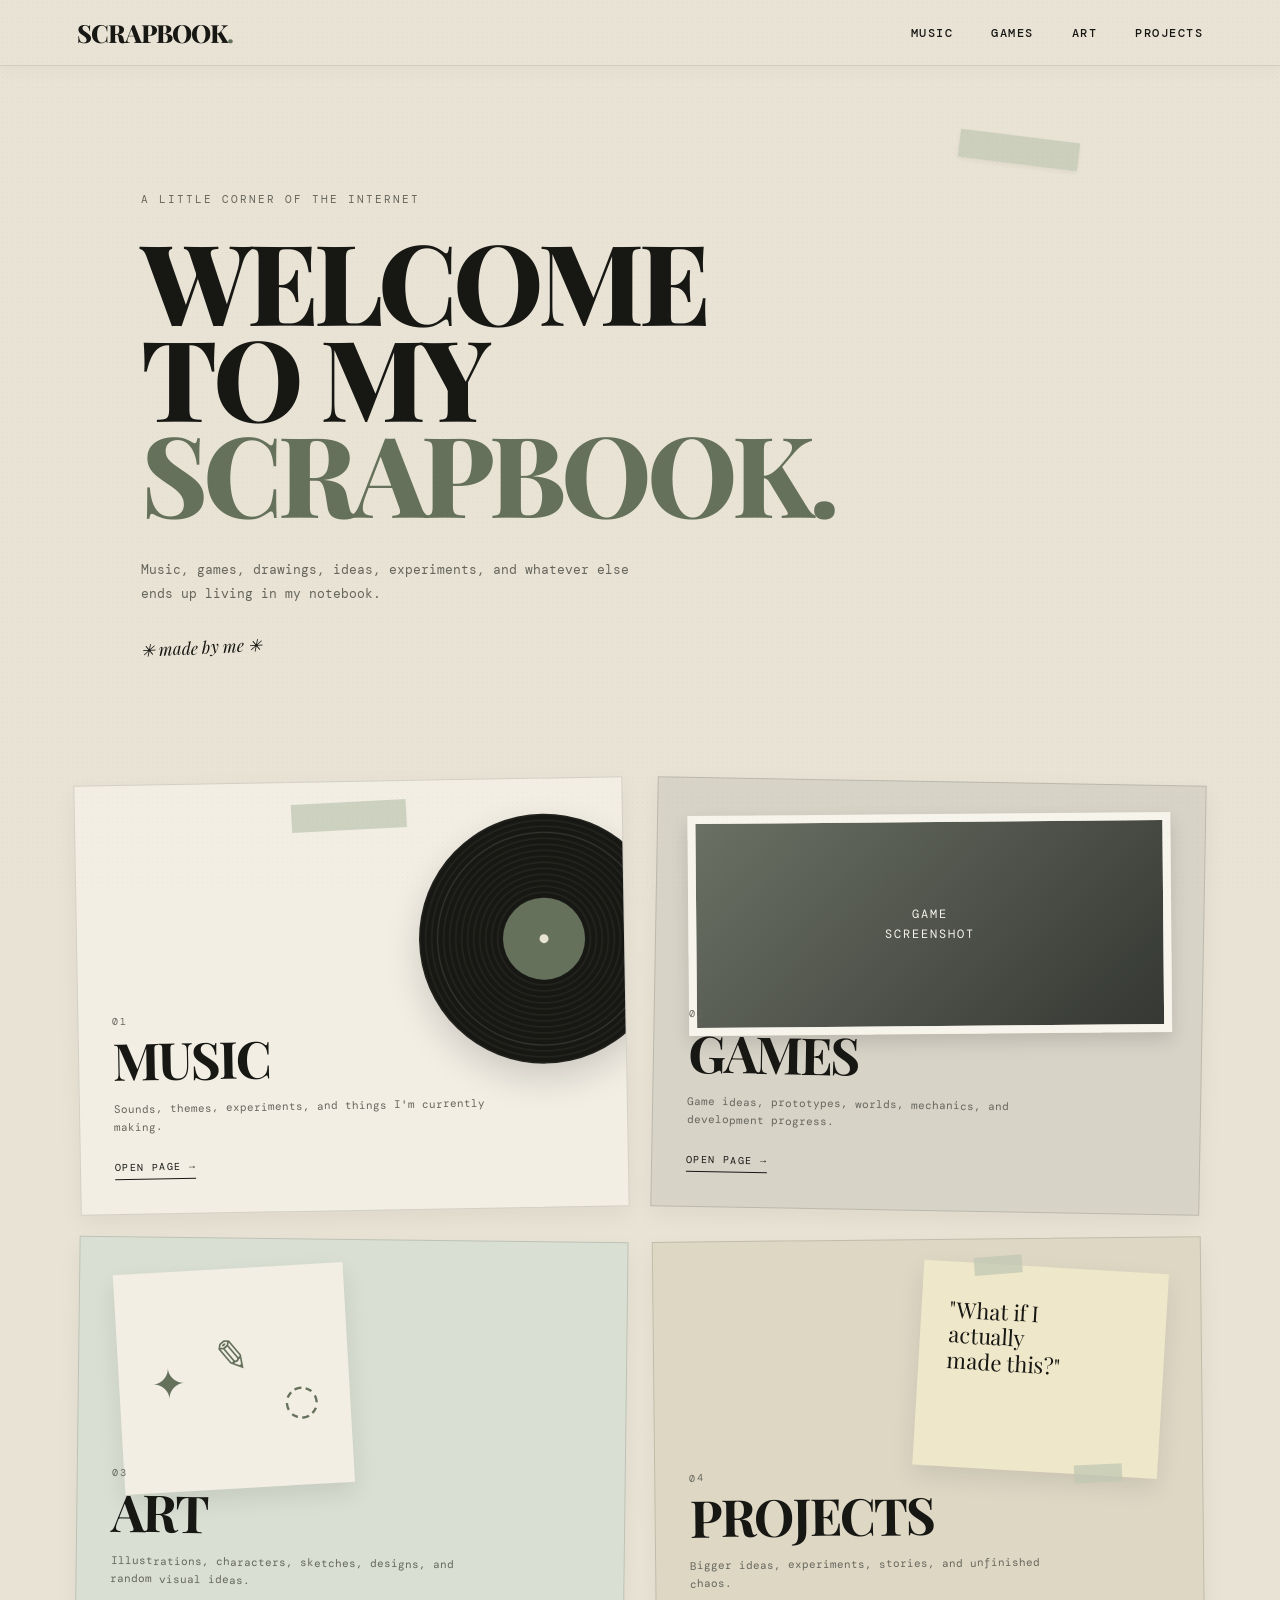
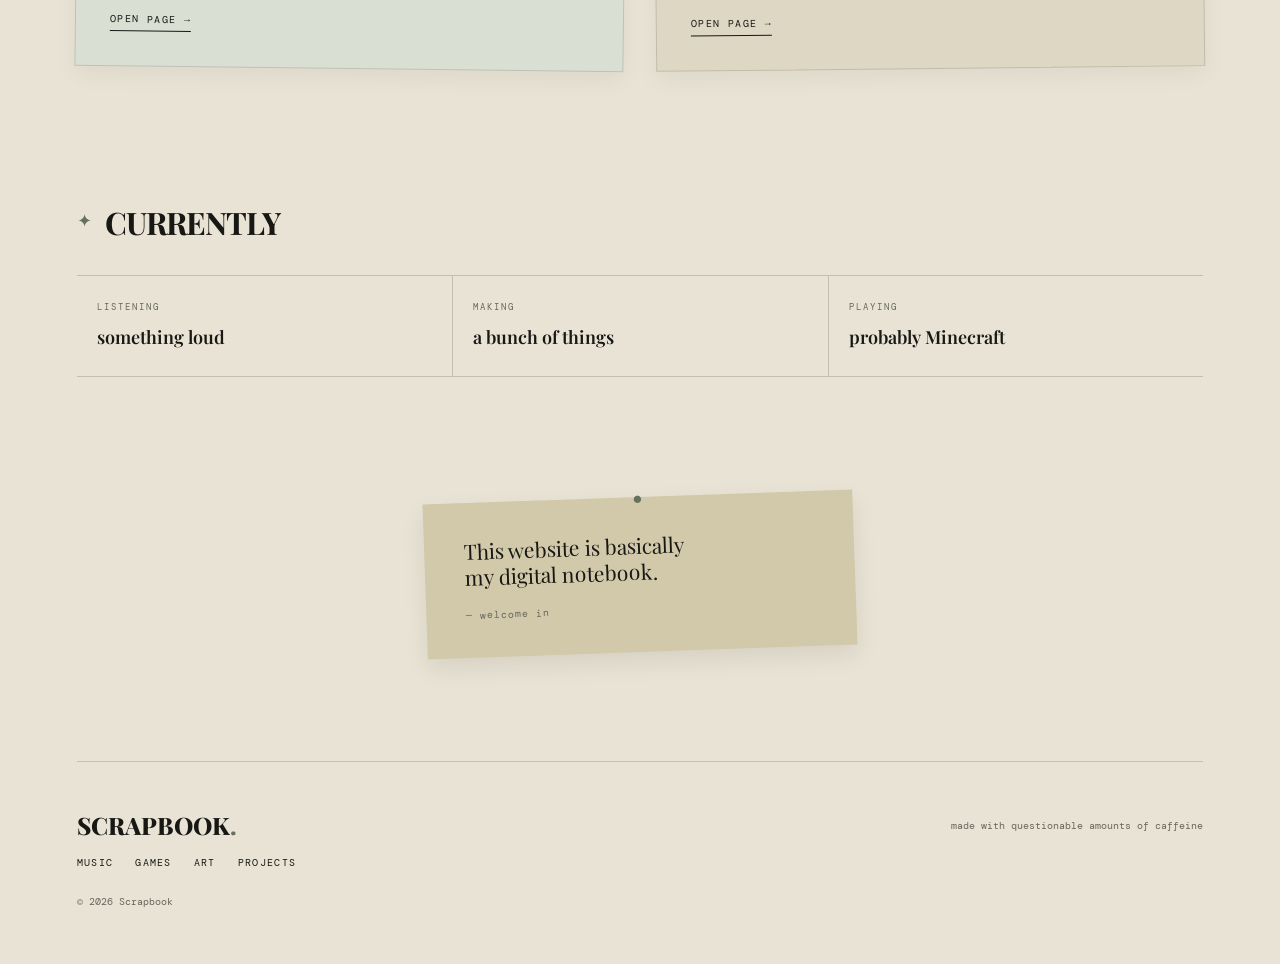
<file: index.html>
<!DOCTYPE html>
<html lang="en">

<head>

    <meta charset="UTF-8">

    <meta
        name="viewport"
        content="width=device-width, initial-scale=1.0, maximum-scale=1.0"
    >

    <title>Scrapbook — A collection of things I make</title>

    <meta
        name="description"
        content="A personal scrapbook of music, games, art, ideas, and creative projects."
    >

    <link rel="stylesheet" href="style.css">

</head>


<body>

    <div class="paper"></div>


    <!-- HEADER -->

    <header class="site-header">

        <a href="index.html" class="logo">
            SCRAPBOOK<span>.</span>
        </a>


        <nav>

            <a href="music/index.html">
                Music
            </a>

            <a href="games/index.html">
                Games
            </a>

            <a href="art/index.html">
                Art
            </a>

            <a href="projects/index.html">
                Projects
            </a>

        </nav>

    </header>



    <main>


        <!-- HERO -->

        <section class="hero">

            <div class="tape tape-hero"></div>


            <p class="eyebrow">
                A little corner of the internet
            </p>


            <h1>

                WELCOME<br>

                TO MY<br>

                <span>SCRAPBOOK.</span>

            </h1>


            <p class="hero-text">

                Music, games, drawings, ideas,
                experiments, and whatever else ends up
                living in my notebook.

            </p>


            <div class="scribble">
                ✳ made by me ✳
            </div>

        </section>



        <!-- CATEGORY CARDS -->

        <section class="categories">


            <!-- MUSIC -->

            <a
                href="music/index.html"
                class="scrap-card music-card"
            >

                <div class="card-tape"></div>


                <div class="vinyl">

                    <div class="vinyl-label"></div>

                </div>


                <div class="card-content">

                    <span class="card-number">
                        01
                    </span>


                    <h2>
                        MUSIC
                    </h2>


                    <p>

                        Sounds, themes, experiments,
                        and things I'm currently making.

                    </p>


                    <span class="card-link">
                        open page →
                    </span>

                </div>

            </a>



            <!-- GAMES -->

            <a
                href="games/index.html"
                class="scrap-card games-card"
            >

                <div class="photo-placeholder">

                    <span>

                        GAME<br>
                        SCREENSHOT

                    </span>

                </div>


                <div class="card-content">

                    <span class="card-number">
                        02
                    </span>


                    <h2>
                        GAMES
                    </h2>


                    <p>

                        Game ideas, prototypes, worlds,
                        mechanics, and development progress.

                    </p>


                    <span class="card-link">
                        open page →
                    </span>

                </div>

            </a>



            <!-- ART -->

            <a
                href="art/index.html"
                class="scrap-card art-card"
            >

                <div class="art-paper">

                    <span>✦</span>

                    <span>✎</span>

                    <span>◌</span>

                </div>


                <div class="card-content">

                    <span class="card-number">
                        03
                    </span>


                    <h2>
                        ART
                    </h2>


                    <p>

                        Illustrations, characters, sketches,
                        designs, and random visual ideas.

                    </p>


                    <span class="card-link">
                        open page →
                    </span>

                </div>

            </a>



            <!-- PROJECTS -->

            <a
                href="projects/index.html"
                class="scrap-card projects-card"
            >

                <div class="note-paper">

                    <p>

                        "What if I<br>
                        actually<br>
                        made this?"

                    </p>

                </div>


                <div class="card-content">

                    <span class="card-number">
                        04
                    </span>


                    <h2>
                        PROJECTS
                    </h2>


                    <p>

                        Bigger ideas, experiments,
                        stories, and unfinished chaos.

                    </p>


                    <span class="card-link">
                        open page →
                    </span>

                </div>

            </a>


        </section>



        <!-- CURRENTLY -->

        <section class="currently">


            <div class="currently-title">

                <span>
                    ✦
                </span>

                <h2>
                    CURRENTLY
                </h2>

            </div>


            <div class="currently-list">


                <div class="current-item">

                    <span>
                        LISTENING
                    </span>

                    <strong>
                        something loud
                    </strong>

                </div>


                <div class="current-item">

                    <span>
                        MAKING
                    </span>

                    <strong>
                        a bunch of things
                    </strong>

                </div>


                <div class="current-item">

                    <span>
                        PLAYING
                    </span>

                    <strong>
                        probably Minecraft
                    </strong>

                </div>


            </div>

        </section>



        <!-- LITTLE NOTE -->

        <section class="little-note">


            <div class="note">

                <span class="pin">
                    ●
                </span>


                <p>

                    This website is basically<br>
                    my digital notebook.

                </p>


                <small>
                    — welcome in
                </small>

            </div>


        </section>


    </main>



    <!-- FOOTER -->

    <footer>


        <div class="footer-logo">
            SCRAPBOOK<span>.</span>
        </div>


        <p>
            made with questionable amounts of caffeine
        </p>


        <div class="footer-links">

            <a href="music/index.html">
                Music
            </a>

            <a href="games/index.html">
                Games
            </a>

            <a href="art/index.html">
                Art
            </a>

            <a href="projects/index.html">
                Projects
            </a>

        </div>


        <p class="copyright">
            © 2026 Scrapbook
        </p>


    </footer>



    <script src="script.js"></script>

</body>

</html>
</file>
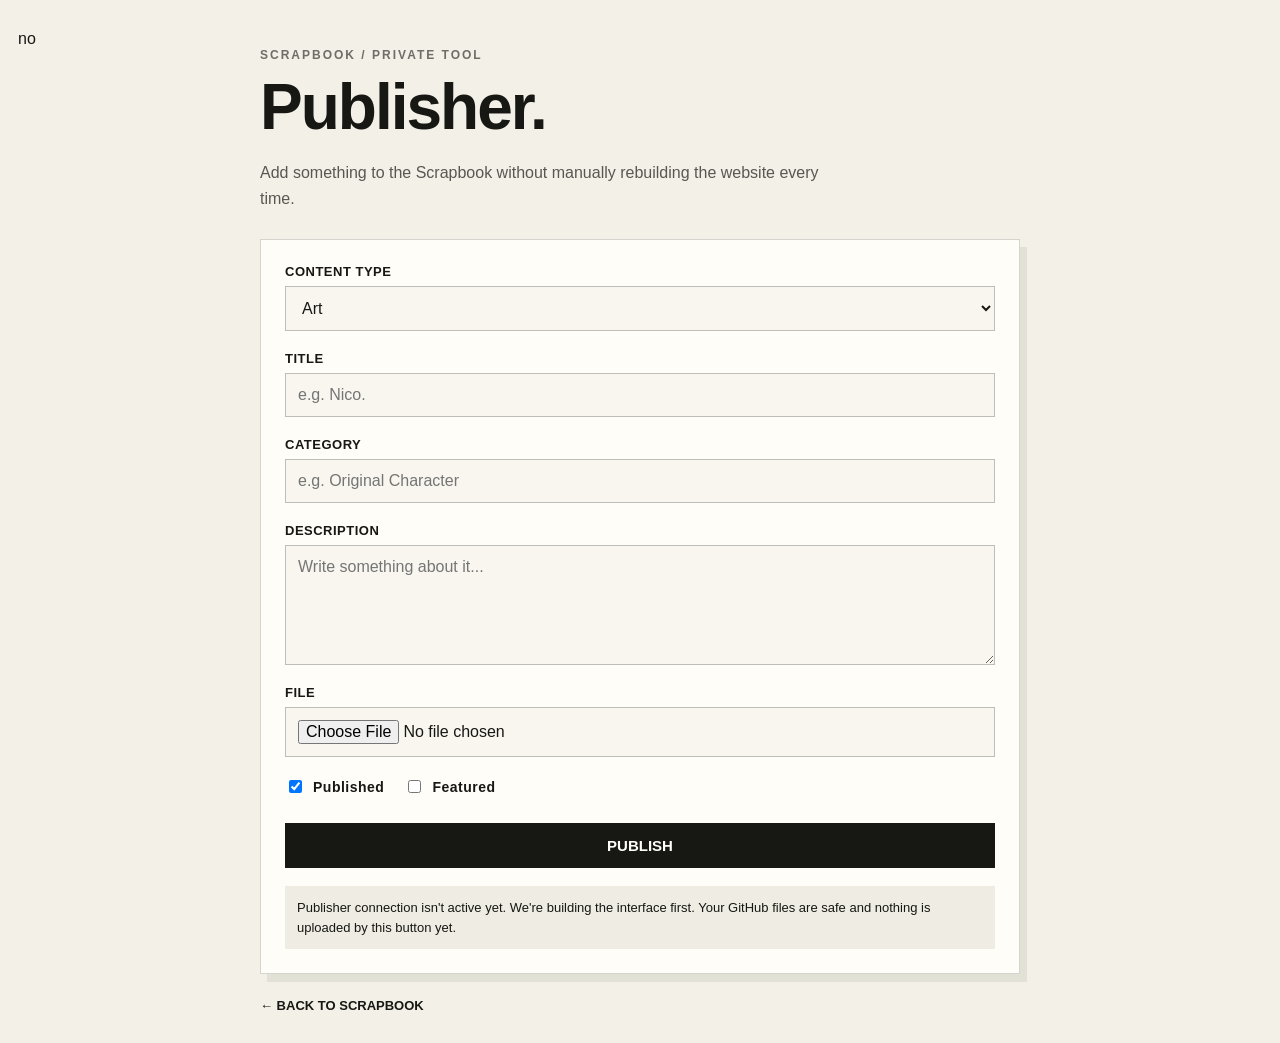
<file: admin/index.html>
no<!DOCTYPE html>
<html lang="en">
<head>
    <meta charset="UTF-8">
    <meta name="viewport" content="width=device-width, initial-scale=1.0">

    <title>Publisher — Scrapbook</title>

    <style>
        * {
            box-sizing: border-box;
        }

        body {
            margin: 0;
            min-height: 100vh;
            padding: 30px 18px;
            background: #f3f0e7;
            color: #171713;
            font-family: Arial, sans-serif;
        }

        .publisher {
            width: min(760px, 100%);
            margin: 0 auto;
        }

        .top {
            margin-bottom: 28px;
        }

        .label {
            font-size: 12px;
            letter-spacing: 2px;
            font-weight: bold;
            opacity: .6;
            margin-bottom: 8px;
        }

        h1 {
            margin: 0;
            font-size: clamp(38px, 8vw, 64px);
            letter-spacing: -2px;
        }

        .intro {
            max-width: 560px;
            line-height: 1.6;
            opacity: .7;
        }

        .panel {
            background: #fffdf7;
            border: 1px solid rgba(23, 23, 20, .18);
            padding: 24px;
            box-shadow: 7px 8px 0 rgba(101, 113, 91, .12);
        }

        .field {
            margin-bottom: 20px;
        }

        label {
            display: block;
            margin-bottom: 7px;
            font-size: 13px;
            font-weight: bold;
            letter-spacing: .5px;
        }

        input,
        textarea,
        select {
            width: 100%;
            padding: 12px;
            border: 1px solid rgba(23, 23, 20, .25);
            background: #f8f6ef;
            color: #171713;
            font: inherit;
            border-radius: 0;
            outline: none;
        }

        textarea {
            min-height: 120px;
            resize: vertical;
        }

        input:focus,
        textarea:focus,
        select:focus {
            border-color: #171713;
        }

        .checks {
            display: flex;
            gap: 20px;
            flex-wrap: wrap;
        }

        .check {
            display: flex;
            align-items: center;
            gap: 8px;
            font-size: 14px;
        }

        .check input {
            width: auto;
        }

        .publish {
            width: 100%;
            padding: 14px;
            border: 0;
            background: #171713;
            color: #fffdf7;
            font-weight: bold;
            font-size: 15px;
            cursor: pointer;
        }

        .publish:hover {
            opacity: .85;
        }

        .notice {
            margin-top: 18px;
            padding: 12px;
            background: #eeece3;
            font-size: 13px;
            line-height: 1.5;
        }

        .back {
            display: inline-block;
            margin-top: 24px;
            color: inherit;
            font-size: 13px;
            font-weight: bold;
            text-decoration: none;
        }
    </style>
</head>

<body>

<div class="publisher">

    <div class="top">
        <div class="label">SCRAPBOOK / PRIVATE TOOL</div>

        <h1>Publisher.</h1>

        <p class="intro">
            Add something to the Scrapbook without manually rebuilding
            the website every time.
        </p>
    </div>

    <div class="panel">

        <div class="field">
            <label for="type">CONTENT TYPE</label>

            <select id="type">
                <option value="art">Art</option>
                <option value="music">Music</option>
                <option value="games">Game</option>
                <option value="projects">Project</option>
            </select>
        </div>

        <div class="field">
            <label for="title">TITLE</label>

            <input
                id="title"
                type="text"
                placeholder="e.g. Nico."
            >
        </div>

        <div class="field">
            <label for="category">CATEGORY</label>

            <input
                id="category"
                type="text"
                placeholder="e.g. Original Character"
            >
        </div>

        <div class="field">
            <label for="description">DESCRIPTION</label>

            <textarea
                id="description"
                placeholder="Write something about it..."
            ></textarea>
        </div>

        <div class="field">
            <label for="asset">FILE</label>

            <input
                id="asset"
                type="file"
            >
        </div>

        <div class="field">
            <div class="checks">

                <label class="check">
                    <input id="published" type="checkbox" checked>
                    Published
                </label>

                <label class="check">
                    <input id="featured" type="checkbox">
                    Featured
                </label>

            </div>
        </div>

        <button class="publish" type="button" id="publishButton">
            PUBLISH
        </button>

        <div class="notice">
            Publisher connection isn't active yet.
            We're building the interface first. Your GitHub files
            are safe and nothing is uploaded by this button yet.
        </div>

    </div>

    <a class="back" href="../index.html">
        ← BACK TO SCRAPBOOK
    </a>

</div>

<script>
    const publishButton = document.getElementById("publishButton");

    publishButton.addEventListener("click", function () {

        const type = document.getElementById("type").value;
        const title = document.getElementById("title").value.trim();
        const category = document.getElementById("category").value.trim();
        const description = document.getElementById("description").value.trim();
        const file = document.getElementById("asset").files[0];
        const published = document.getElementById("published").checked;
        const featured = document.getElementById("featured").checked;

        if (!title) {
            alert("Give it a title first.");
            return;
        }

        const item = {
            id: Date.now().toString(),
            type: type,
            title: title,
            category: category,
            description: description,
            fileName: file ? file.name : "",
            published: published,
            featured: featured,
            date: new Date().toISOString()
        };

        console.log("Publisher item:", item);

        alert(
            "Content record created!\\n\\n" +
            title +
            "\\n\\nCheck the browser console to see the data."
        );
    });
</script>

</body>
</html>
</file>
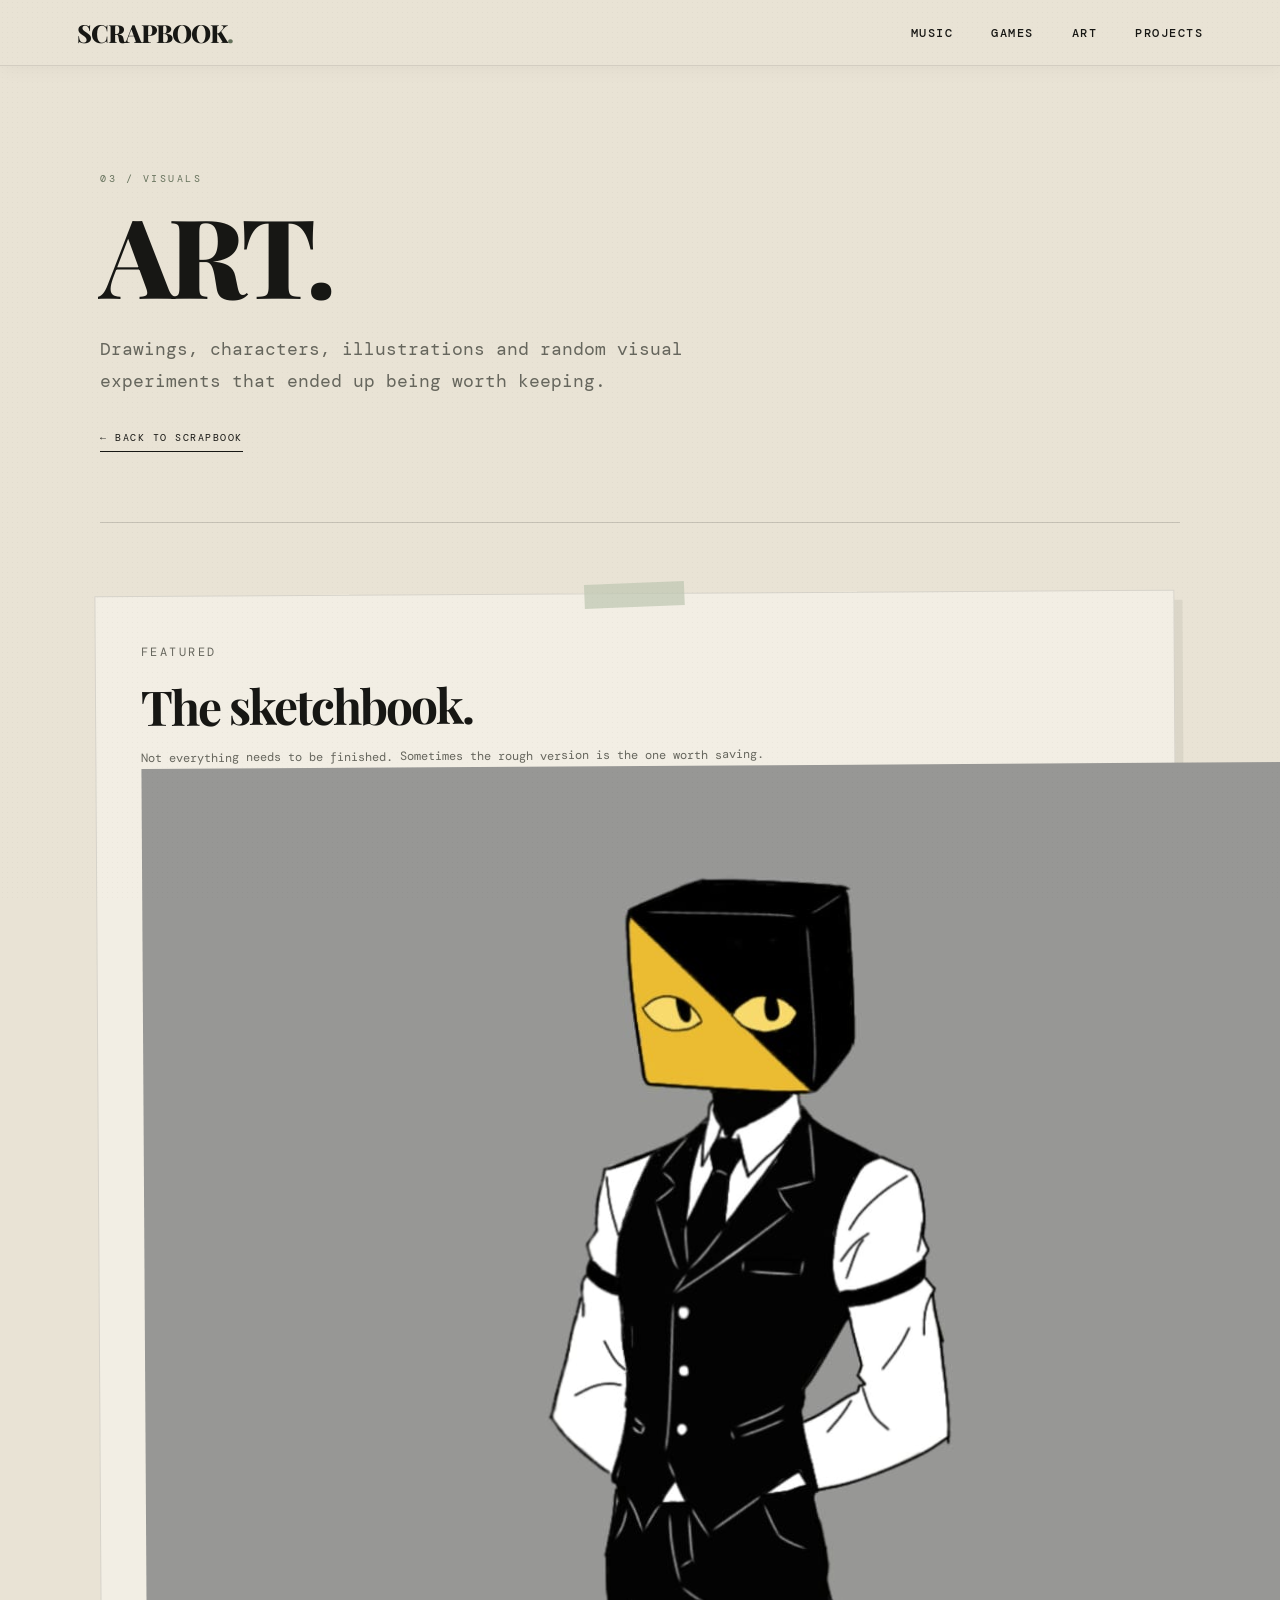
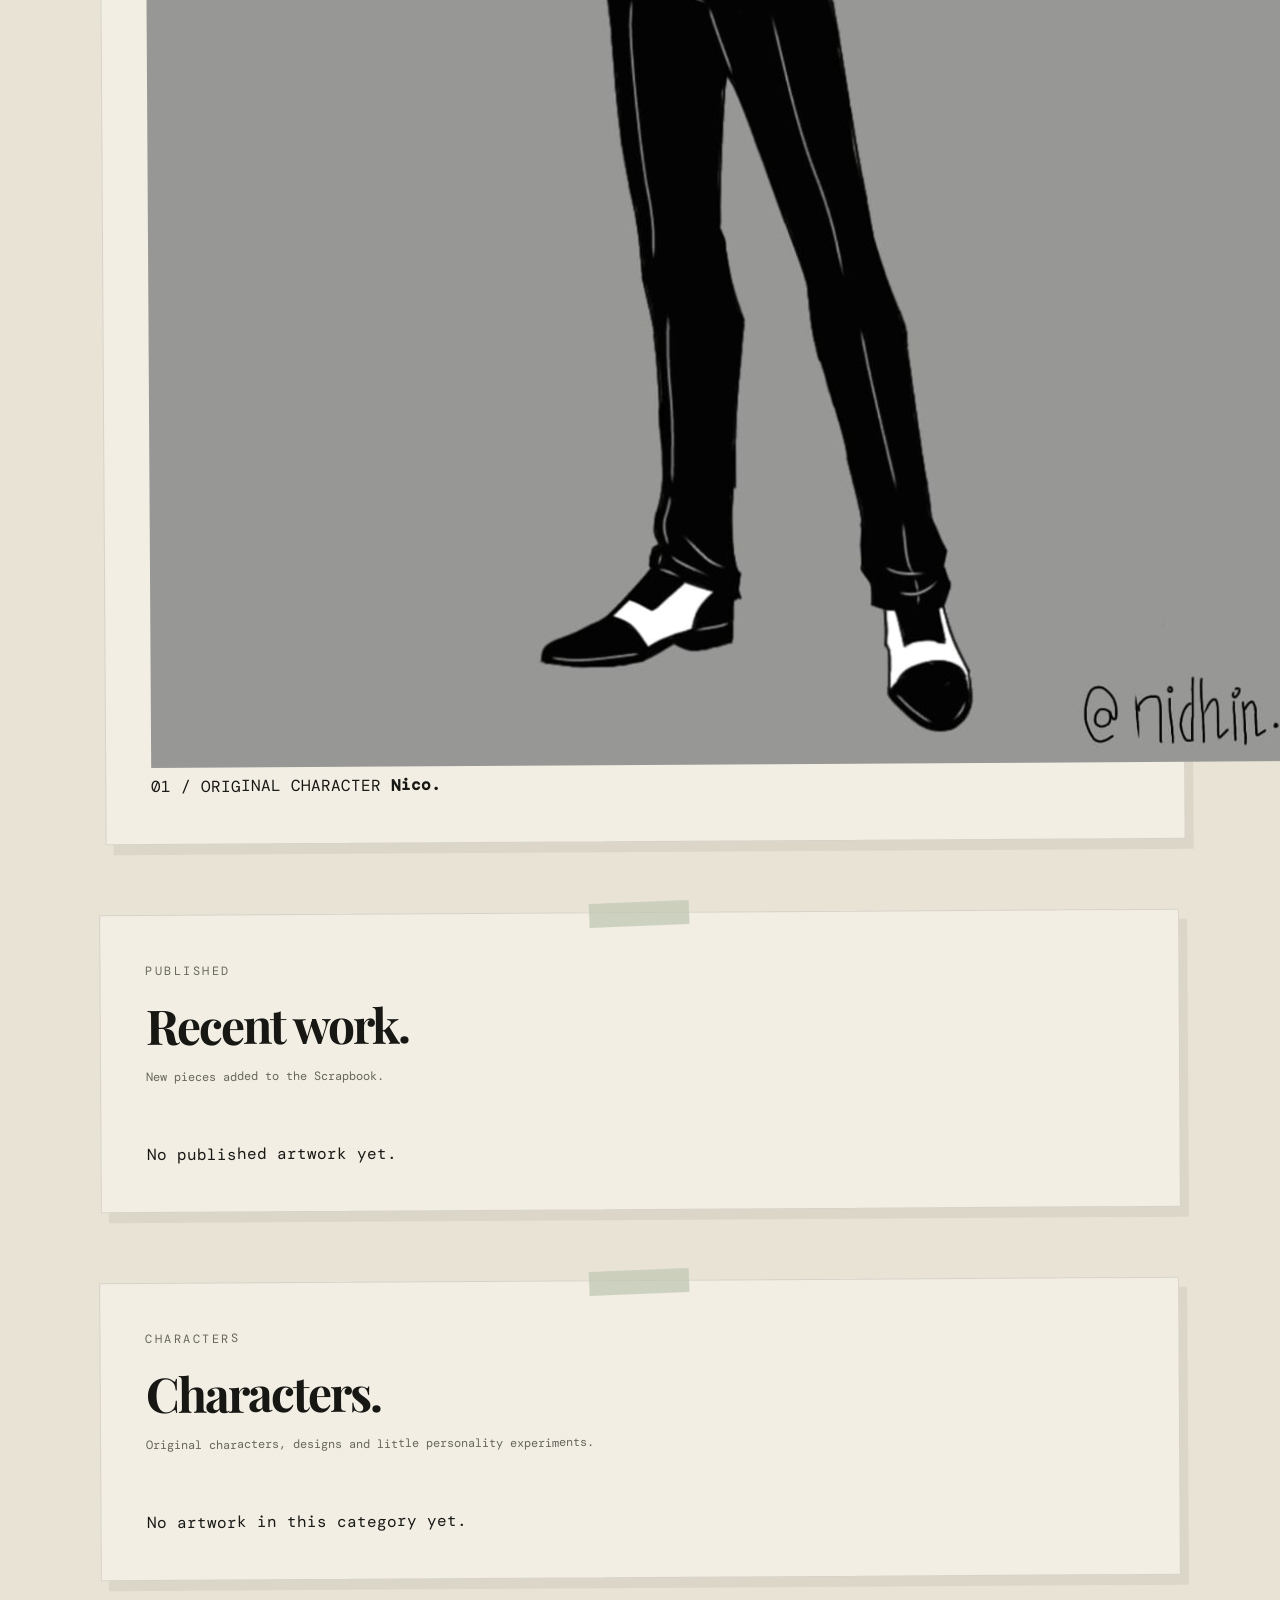
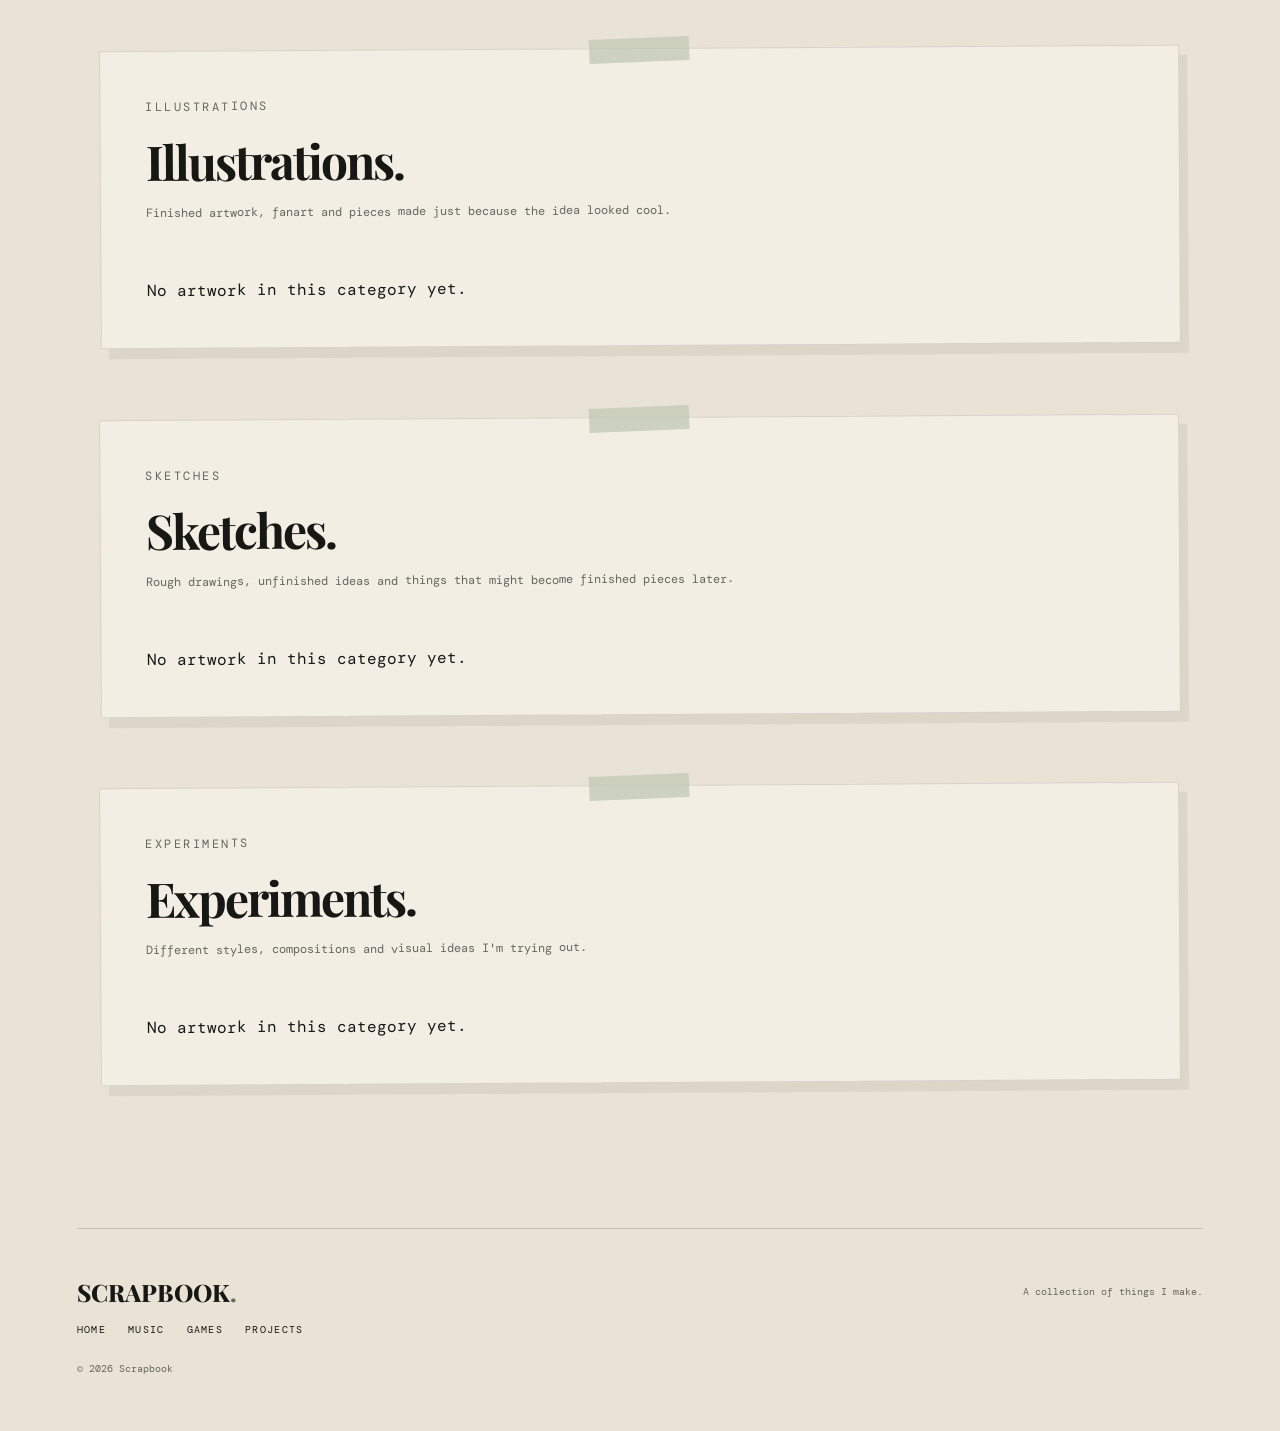
<file: art/index.html>
<!DOCTYPE html>
<html lang="en">

<head>

    <meta charset="UTF-8">

    <meta
        name="viewport"
        content="width=device-width, initial-scale=1.0"
    >

    <meta
        name="color-scheme"
        content="light"
    >

    <title>Art — Scrapbook</title>

    <meta
        name="description"
        content="Artwork, illustrations and visual experiments from the Scrapbook."
    >

    <link
        rel="stylesheet"
        href="../style.css"
    >

    <style>
        .published-art-image {
    width: 100%;
    max-width: 100%;
    height: auto;
    display: block;
    margin: 18px auto;
    border-radius: 12px;
    object-fit: contain;
}
    </style>

</head>


<body>


<header class="site-header">

    <a
        href="../index.html"
        class="logo"
    >
        SCRAPBOOK<span>.</span>
    </a>


    <nav>

        <a href="../music/index.html">
            Music
        </a>

        <a href="../games/index.html">
            Games
        </a>

        <a href="../art/index.html">
            Art
        </a>

        <a href="../projects/index.html">
            Projects
        </a>

    </nav>

</header>



<main class="page-main">


    <!-- =========================
         ART HERO
    ========================== -->

    <section class="page-hero">

        <div class="page-label">
            03 / VISUALS
        </div>


        <h1 class="page-title">
            ART.
        </h1>


        <p class="page-intro">
            Drawings, characters, illustrations and random
            visual experiments that ended up being worth keeping.
        </p>


        <a
            href="../index.html"
            class="back-scrapbook"
        >
            ← BACK TO SCRAPBOOK
        </a>

    </section>



    <!-- =========================
         FEATURED ARTWORK
    ========================== -->

    <section class="paper-block art-feature">

        <p class="page-label">
            FEATURED
        </p>


        <h2>
            The sketchbook.
        </h2>


        <p>
            Not everything needs to be finished.
            Sometimes the rough version is the one worth saving.
        </p>


        <div class="artwork">

            <img
                src="./Nico.jpg"
                alt="Nico — original artwork"
                loading="lazy"
            >

        </div>


        <div class="artwork-caption">

            <span>
                01 / ORIGINAL CHARACTER
            </span>

            <strong>
                Nico.
            </strong>

        </div>

    </section>



    <!-- =========================
         RECENT ART
    ========================== -->

    <section class="paper-block">

        <p class="page-label">
            PUBLISHED
        </p>


        <h2>
            Recent work.
        </h2>


        <p>
            New pieces added to the Scrapbook.
        </p>


        <div
            id="published-art"
            class="page-grid"
        >

            <p>
                Loading artwork...
            </p>

        </div>

    </section>



    <!-- =========================
         ART CATEGORIES
    ========================== -->

    <section class="paper-block">

        <p class="page-label">
            CHARACTERS
        </p>


        <h2>
            Characters.
        </h2>


        <p>
            Original characters, designs and little
            personality experiments.
        </p>


        <div
            id="characters-art"
            class="page-grid"
        >

            <p>
                Loading artwork...
            </p>

        </div>

    </section>



    <section class="paper-block">

        <p class="page-label">
            ILLUSTRATIONS
        </p>


        <h2>
            Illustrations.
        </h2>


        <p>
            Finished artwork, fanart and pieces made
            just because the idea looked cool.
        </p>


        <div
            id="illustrations-art"
            class="page-grid"
        >

            <p>
                Loading artwork...
            </p>

        </div>

    </section>



    <section class="paper-block">

        <p class="page-label">
            SKETCHES
        </p>


        <h2>
            Sketches.
        </h2>


        <p>
            Rough drawings, unfinished ideas and things
            that might become finished pieces later.
        </p>


        <div
            id="sketches-art"
            class="page-grid"
        >

            <p>
                Loading artwork...
            </p>

        </div>

    </section>



    <section class="paper-block">

        <p class="page-label">
            EXPERIMENTS
        </p>


        <h2>
            Experiments.
        </h2>


        <p>
            Different styles, compositions and visual
            ideas I'm trying out.
        </p>


        <div
            id="experiments-art"
            class="page-grid"
        >

            <p>
                Loading artwork...
            </p>

        </div>

    </section>


</main>



<!-- =========================
     FOOTER
========================== -->

<footer>

    <div class="footer-logo">
        SCRAPBOOK<span>.</span>
    </div>


    <p>
        A collection of things I make.
    </p>


    <div class="footer-links">

        <a href="../index.html">
            Home
        </a>

        <a href="../music/index.html">
            Music
        </a>

        <a href="../games/index.html">
            Games
        </a>

        <a href="../projects/index.html">
            Projects
        </a>

    </div>


    <p class="copyright">
        © 2026 Scrapbook
    </p>

</footer>



<script src="../script.js"></script>


<script>

    async function loadPublishedArt() {

        const recentContainer =
            document.getElementById("published-art");

        const categoryContainers = {
            characters:
                document.getElementById("characters-art"),

            illustrations:
                document.getElementById("illustrations-art"),

            sketches:
                document.getElementById("sketches-art"),

            experiments:
                document.getElementById("experiments-art")
        };


        try {

            const response =
                await fetch("../data/content.json");

            if (!response.ok) {
                throw new Error("Could not load content.");
            }


            const content =
                await response.json();


            const artwork =
                (content.art || [])
                .filter(item => item.published)
                .sort((a, b) =>
                    new Date(b.date) - new Date(a.date)
                );


            /*
             * Render one artwork card.
             */

            function createArtworkCard(item) {

                const date =
                    new Date(item.date)
                    .toLocaleDateString(
                        undefined,
                        {
                            year: "numeric",
                            month: "short",
                            day: "numeric"
                        }
                    );


                const imageHtml =
                    item.image
                        ? `
                            <img
                                class="published-art-image"
                                src="../${escapeHtml(item.image)}"
                                alt="${escapeHtml(item.title)}"
                                loading="lazy"
                            >
                          `
                        : "";


                return `
                    <article class="page-card">

                        <p class="page-label">
                            ART / ${date}
                        </p>

                        ${imageHtml}

                        <h3>
                            ${escapeHtml(item.title)}
                        </h3>

                        <p>
                            ${escapeHtml(item.description || "")}
                        </p>

                    </article>
                `;

            }


            /*
             * RECENT WORK
             * Shows every published artwork,
             * newest first.
             */

            if (artwork.length === 0) {

                recentContainer.innerHTML =
                    "<p>No published artwork yet.</p>";

            } else {

                recentContainer.innerHTML =
                    artwork
                    .map(createArtworkCard)
                    .join("");

            }


            /*
             * CATEGORY SECTIONS
             */

            Object.entries(categoryContainers)
                .forEach(([category, container]) => {

                    const categoryArtwork =
                        artwork.filter(
                            item => item.category === category
                        );


                    if (categoryArtwork.length === 0) {

                        container.innerHTML =
                            "<p>No artwork in this category yet.</p>";

                        return;
                    }


                    container.innerHTML =
                        categoryArtwork
                        .map(createArtworkCard)
                        .join("");

                });


        } catch (error) {

            recentContainer.innerHTML =
                "<p>Could not load published artwork.</p>";


            Object.values(categoryContainers)
                .forEach(container => {

                    container.innerHTML =
                        "<p>Could not load artwork.</p>";

                });


            console.error(error);

        }

    }



    function escapeHtml(value) {

        return String(value)
            .replace(/&/g, "&amp;")
            .replace(/</g, "&lt;")
            .replace(/>/g, "&gt;")
            .replace(/"/g, "&quot;")
            .replace(/'/g, "&#039;");

    }



    loadPublishedArt();

</script>


</body>

</html>
</file>
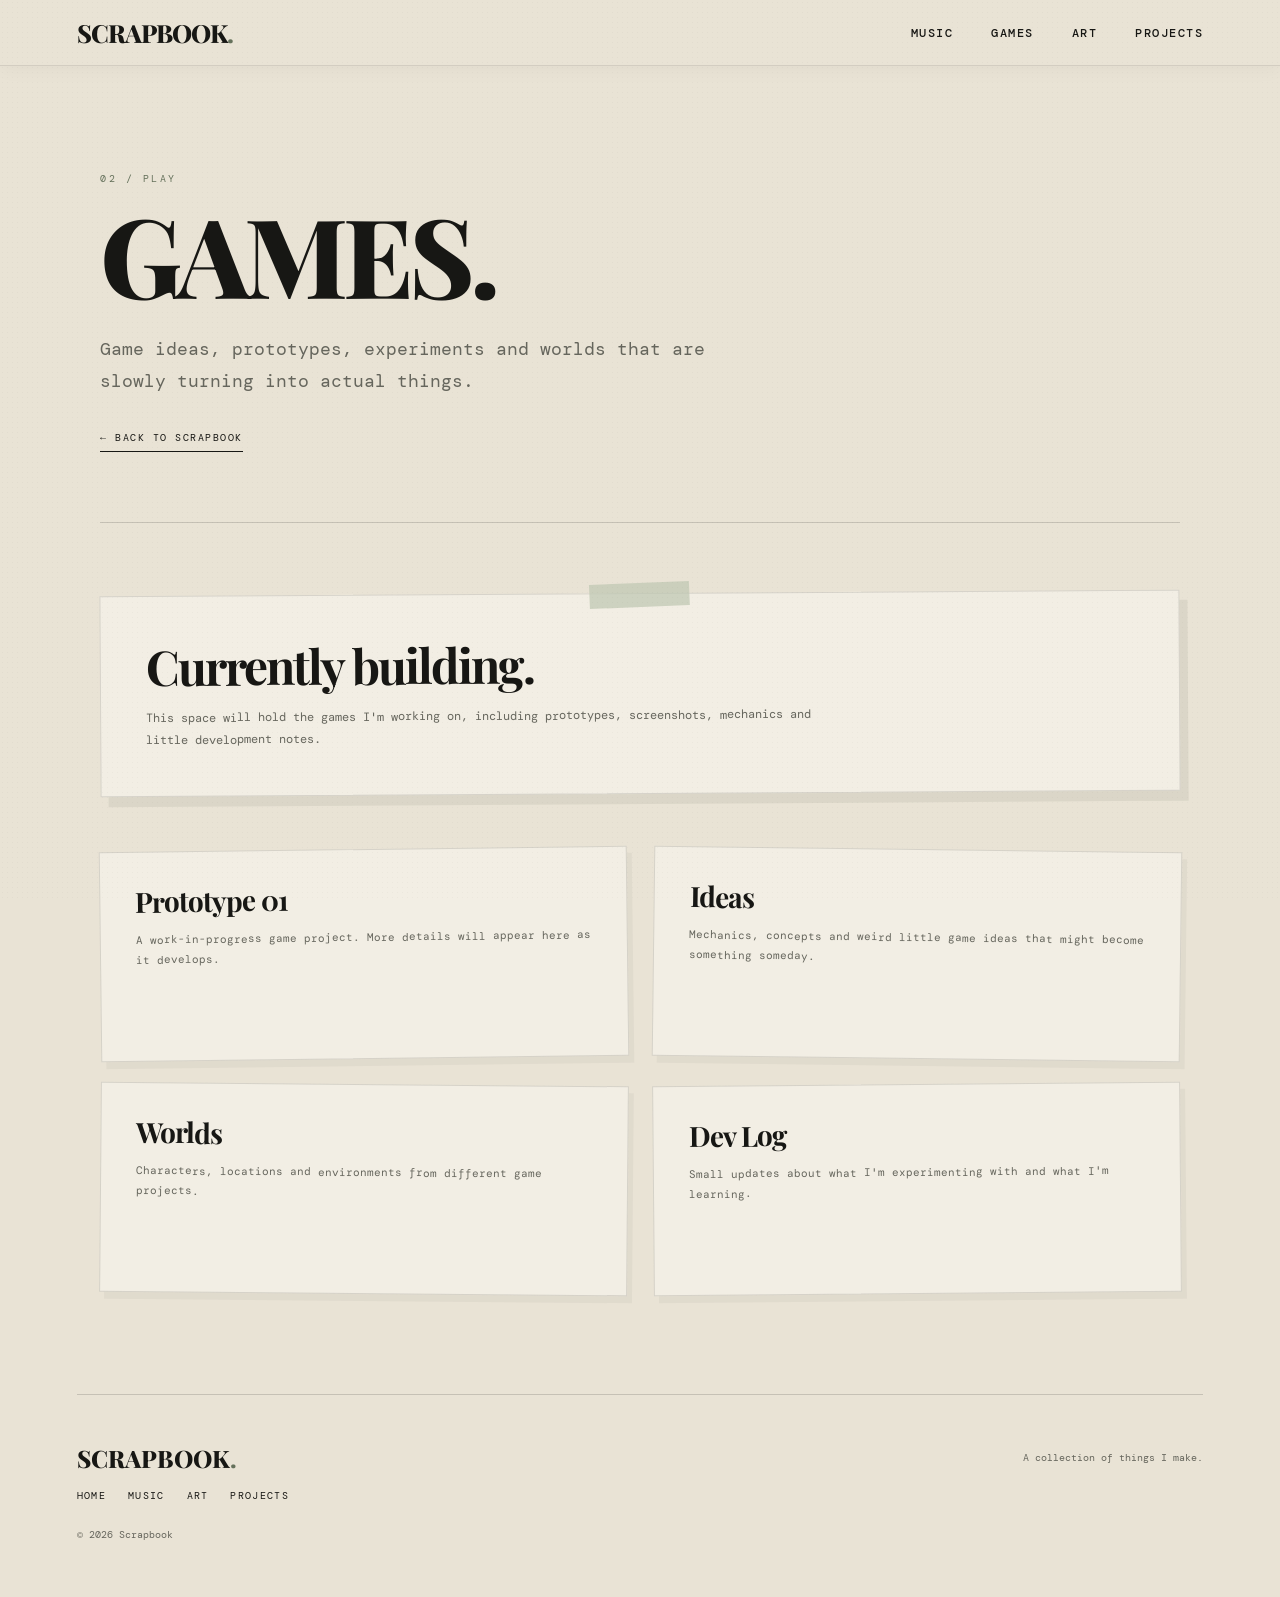
<file: games/index.html>
<!DOCTYPE html>
<html lang="en">

<head>

    <meta charset="UTF-8">

    <meta
        name="viewport"
        content="width=device-width, initial-scale=1.0"
    >

    <meta
        name="color-scheme"
        content="light"
    >

    <title>Games — Scrapbook</title>

    <meta
        name="description"
        content="Games and game development projects from the Scrapbook."
    >

    <link
        rel="stylesheet"
        href="../style.css"
    >

</head>


<body>


<header class="site-header">

    <a
        href="../index.html"
        class="logo"
    >
        SCRAPBOOK<span>.</span>
    </a>


    <nav>

        <a href="../music/index.html">
            Music
        </a>

        <a href="../games/index.html">
            Games
        </a>

        <a href="../art/index.html">
            Art
        </a>

        <a href="../projects/index.html">
            Projects
        </a>

    </nav>

</header>



<main class="page-main">


    <section class="page-hero">

        <div class="page-label">
            02 / PLAY
        </div>


        <h1 class="page-title">
            GAMES.
        </h1>


        <p class="page-intro">
            Game ideas, prototypes, experiments and worlds
            that are slowly turning into actual things.
        </p>


        <a
            href="../index.html"
            class="back-scrapbook"
        >
            ← BACK TO SCRAPBOOK
        </a>

    </section>



    <section class="paper-block">

        <h2>
            Currently building.
        </h2>


        <p>
            This space will hold the games I'm working on,
            including prototypes, screenshots, mechanics
            and little development notes.
        </p>

    </section>



    <section class="page-grid">


        <article class="page-card">

            <h3>
                Prototype 01
            </h3>

            <p>
                A work-in-progress game project.
                More details will appear here as it develops.
            </p>

        </article>


        <article class="page-card">

            <h3>
                Ideas
            </h3>

            <p>
                Mechanics, concepts and weird little game
                ideas that might become something someday.
            </p>

        </article>


        <article class="page-card">

            <h3>
                Worlds
            </h3>

            <p>
                Characters, locations and environments from
                different game projects.
            </p>

        </article>


        <article class="page-card">

            <h3>
                Dev Log
            </h3>

            <p>
                Small updates about what I'm experimenting
                with and what I'm learning.
            </p>

        </article>


    </section>

</main>



<footer>

    <div class="footer-logo">
        SCRAPBOOK<span>.</span>
    </div>


    <p>
        A collection of things I make.
    </p>


    <div class="footer-links">

        <a href="../index.html">
            Home
        </a>

        <a href="../music/index.html">
            Music
        </a>

        <a href="../art/index.html">
            Art
        </a>

        <a href="../projects/index.html">
            Projects
        </a>

    </div>


    <p class="copyright">
        © 2026 Scrapbook
    </p>

</footer>



<script src="../script.js"></script>

</body>
</html>
</file>
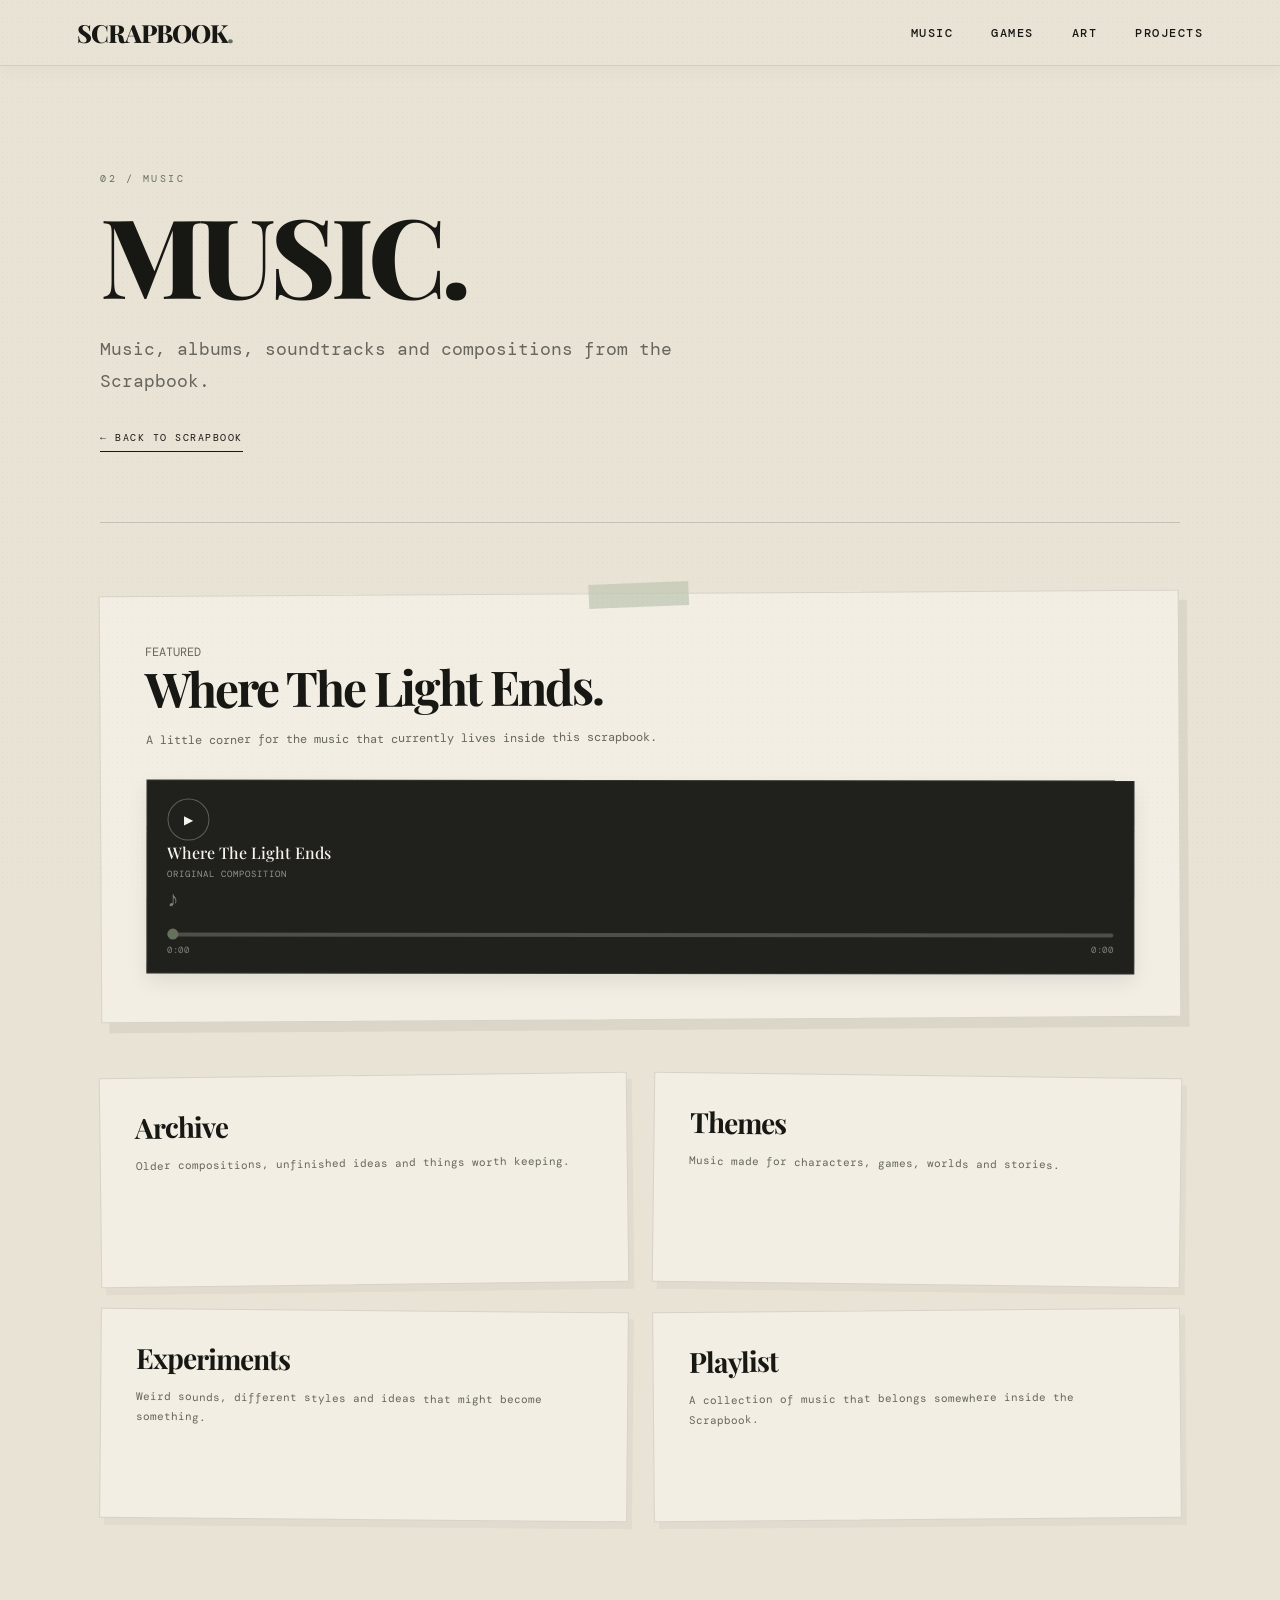
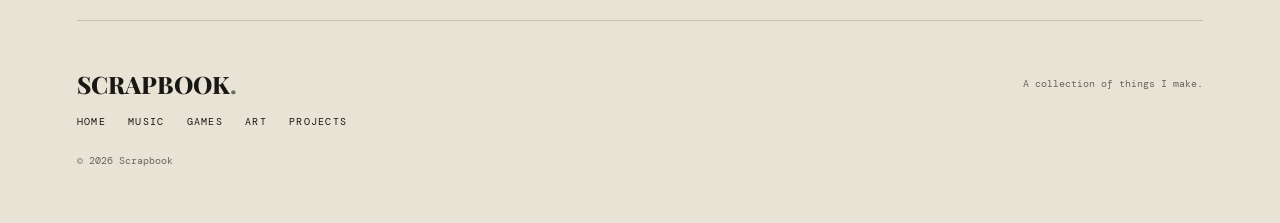
<file: music/index.html>
<!DOCTYPE html>
<html lang="en">

<head>

    <meta charset="UTF-8">

    <meta
        name="viewport"
        content="width=device-width, initial-scale=1.0"
    >

    <meta
        name="color-scheme"
        content="light"
    >

    <title>Music — Scrapbook</title>

    <meta
        name="description"
        content="Music, albums, soundtracks and compositions from the Scrapbook."
    >

    <link
        rel="stylesheet"
        href="../style.css"
    >

</head>


<body>


<header class="site-header">

    <a
        href="../index.html"
        class="logo"
    >
        SCRAPBOOK<span>.</span>
    </a>


    <nav>

        <a href="../music/index.html">
            Music
        </a>

        <a href="../games/index.html">
            Games
        </a>

        <a href="../art/index.html">
            Art
        </a>

        <a href="../projects/index.html">
            Projects
        </a>

    </nav>

</header>



<main class="page-main">


    <!-- =========================
         MUSIC HERO
    ========================== -->

    <section class="page-hero">

        <div class="page-label">
            02 / MUSIC
        </div>


        <h1 class="page-title">
            MUSIC.
        </h1>


        <p class="page-intro">
            Music, albums, soundtracks and compositions
            from the Scrapbook.
        </p>


        <a
            href="../index.html"
            class="back-scrapbook"
        >
            ← BACK TO SCRAPBOOK
        </a>

    </section>



    <!-- =========================
         FEATURED TRACK
    ========================== -->

    <section class="paper-block music-feature">

        <p class="section-label">
            FEATURED
        </p>


        <h2>
            Where The Light Ends.
        </h2>


        <p>
            A little corner for the music that currently
            lives inside this scrapbook.
        </p>


        <!-- =========================
             MUSIC PLAYER
        ========================== -->

        <div class="fake-player music-player">


            <div class="music-player-main">


                <button
                    class="play-button"
                    id="playButton"
                    type="button"
                    aria-label="Play Where The Light Ends"
                >
                    ▶
                </button>


                <div class="track-info">

                    <strong>
                        Where The Light Ends
                    </strong>

                    <span>
                        ORIGINAL COMPOSITION
                    </span>

                </div>


                <div
                    class="track-mark"
                    aria-hidden="true"
                >
                    ♪
                </div>

            </div>


            <div class="music-progress">


                <input
                    type="range"
                    id="progressBar"
                    min="0"
                    max="100"
                    value="0"
                    step="0.1"
                    aria-label="Track progress"
                >


                <div class="music-time">

                    <span id="currentTime">
                        0:00
                    </span>

                    <span id="duration">
                        0:00
                    </span>

                </div>

            </div>


            <audio
                id="musicPlayer"
                preload="metadata"
            >

                <source
                    src="./where%20the%20Light%20Ends.mp3"
                    type="audio/mpeg"
                >

                Your browser does not support audio playback.

            </audio>


        </div>

    </section>



    <!-- =========================
         MUSIC CATEGORIES
    ========================== -->

    <section class="page-grid">


        <article class="page-card">

            <h3>
                Archive
            </h3>

            <p>
                Older compositions, unfinished ideas
                and things worth keeping.
            </p>

        </article>


        <article class="page-card">

            <h3>
                Themes
            </h3>

            <p>
                Music made for characters, games,
                worlds and stories.
            </p>

        </article>


        <article class="page-card">

            <h3>
                Experiments
            </h3>

            <p>
                Weird sounds, different styles
                and ideas that might become something.
            </p>

        </article>


        <article class="page-card">

            <h3>
                Playlist
            </h3>

            <p>
                A collection of music that belongs
                somewhere inside the Scrapbook.
            </p>

        </article>


    </section>

</main>



<!-- =========================
     FOOTER
========================== -->

<footer>

    <div class="footer-logo">
        SCRAPBOOK<span>.</span>
    </div>


    <p>
        A collection of things I make.
    </p>


    <div class="footer-links">

        <a href="../index.html">
            Home
        </a>

        <a href="../music/index.html">
            Music
        </a>

        <a href="../games/index.html">
            Games
        </a>

        <a href="../art/index.html">
            Art
        </a>

        <a href="../projects/index.html">
            Projects
        </a>

    </div>


    <p class="copyright">
        © 2026 Scrapbook
    </p>

</footer>



<!-- =========================
     MUSIC PLAYER SCRIPT
========================== -->

<script>

    const player =
        document.getElementById("musicPlayer");

    const playButton =
        document.getElementById("playButton");

    const progressBar =
        document.getElementById("progressBar");

    const currentTime =
        document.getElementById("currentTime");

    const duration =
        document.getElementById("duration");


    function formatTime(seconds) {

        if (!Number.isFinite(seconds)) {
            return "0:00";
        }

        const minutes =
            Math.floor(seconds / 60);

        const secondsPart =
            Math.floor(seconds % 60)
                .toString()
                .padStart(2, "0");

        return `${minutes}:${secondsPart}`;

    }


    function updateProgress() {

        if (!player.duration) {
            return;
        }

        const percentage =
            (player.currentTime /
            player.duration) * 100;

        progressBar.value =
            percentage;

        currentTime.textContent =
            formatTime(player.currentTime);

    }


    /* PLAY / PAUSE */

    playButton.addEventListener(
        "click",
        () => {

            if (player.paused) {

                player.play();

            } else {

                player.pause();

            }

        }
    );


    /* PLAY STATE */

    player.addEventListener(
        "play",
        () => {

            playButton.textContent = "Ⅱ";

            playButton.classList.add(
                "playing"
            );

        }
    );


    /* PAUSE STATE */

    player.addEventListener(
        "pause",
        () => {

            playButton.textContent = "▶";

            playButton.classList.remove(
                "playing"
            );

        }
    );


    /* AUDIO LOADED */

    player.addEventListener(
        "loadedmetadata",
        () => {

            duration.textContent =
                formatTime(player.duration);

            currentTime.textContent =
                "0:00";

        }
    );


    /* PROGRESS */

    player.addEventListener(
        "timeupdate",
        updateProgress
    );


    /* SEEK */

    progressBar.addEventListener(
        "input",
        () => {

            if (!player.duration) {
                return;
            }

            player.currentTime =
                (progressBar.value / 100)
                * player.duration;

            updateProgress();

        }
    );


    /* END */

    player.addEventListener(
        "ended",
        () => {

            playButton.textContent =
                "▶";

            playButton.classList.remove(
                "playing"
            );

            progressBar.value = 0;

            currentTime.textContent =
                "0:00";

        }
    );

</script>


<script src="../script.js"></script>


</body>

</html>
</file>
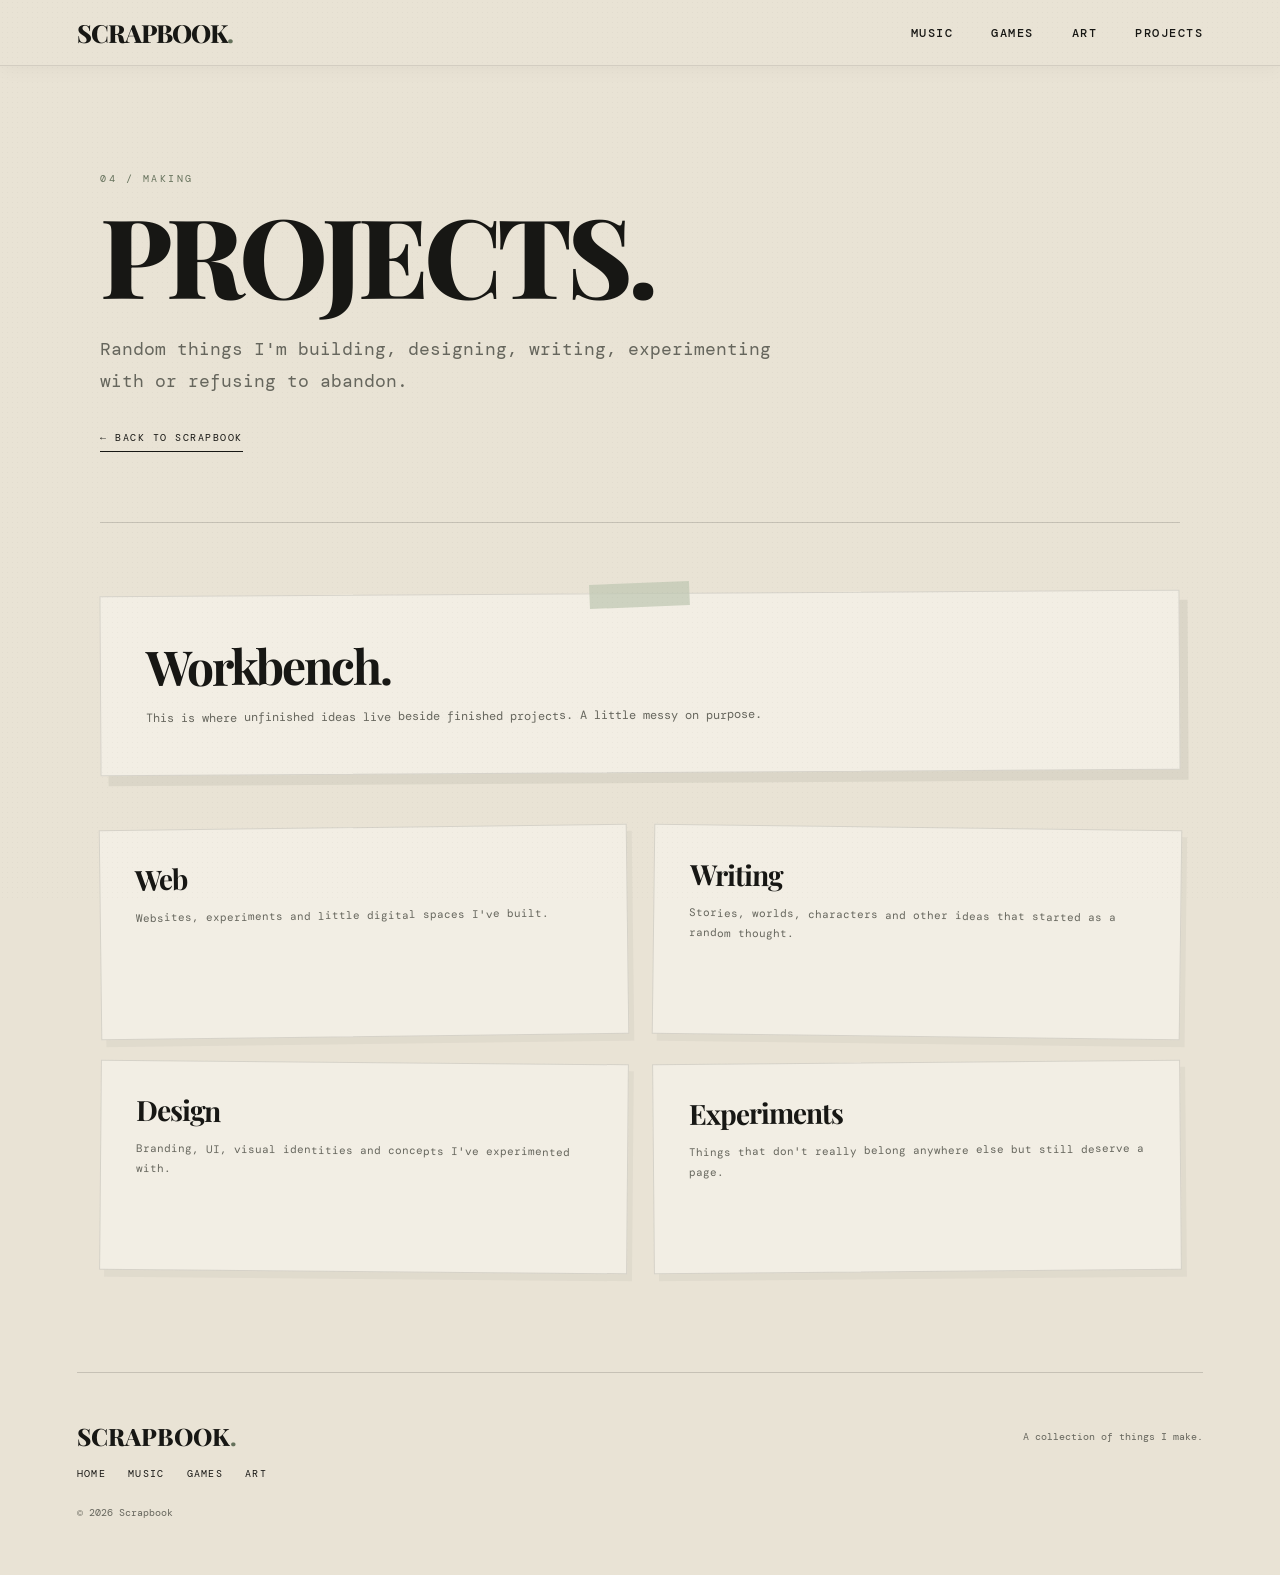
<file: projects/index.html>
<!DOCTYPE html>
<html lang="en">

<head>

    <meta charset="UTF-8">

    <meta
        name="viewport"
        content="width=device-width, initial-scale=1.0"
    >

    <meta
        name="color-scheme"
        content="light"
    >

    <title>Projects — Scrapbook</title>

    <meta
        name="description"
        content="Creative projects, experiments and ideas from the Scrapbook."
    >

    <link
        rel="stylesheet"
        href="../style.css"
    >

</head>


<body>


<header class="site-header">

    <a
        href="../index.html"
        class="logo"
    >
        SCRAPBOOK<span>.</span>
    </a>


    <nav>

        <a href="../music/index.html">
            Music
        </a>

        <a href="../games/index.html">
            Games
        </a>

        <a href="../art/index.html">
            Art
        </a>

        <a href="../projects/index.html">
            Projects
        </a>

    </nav>

</header>



<main class="page-main">


    <section class="page-hero">

        <div class="page-label">
            04 / MAKING
        </div>


        <h1 class="page-title">
            PROJECTS.
        </h1>


        <p class="page-intro">
            Random things I'm building, designing, writing,
            experimenting with or refusing to abandon.
        </p>


        <a
            href="../index.html"
            class="back-scrapbook"
        >
            ← BACK TO SCRAPBOOK
        </a>

    </section>



    <section class="paper-block">

        <h2>
            Workbench.
        </h2>


        <p>
            This is where unfinished ideas live beside
            finished projects. A little messy on purpose.
        </p>

    </section>



    <section class="page-grid">


        <article class="page-card">

            <h3>
                Web
            </h3>

            <p>
                Websites, experiments and little digital
                spaces I've built.
            </p>

        </article>


        <article class="page-card">

            <h3>
                Writing
            </h3>

            <p>
                Stories, worlds, characters and other ideas
                that started as a random thought.
            </p>

        </article>


        <article class="page-card">

            <h3>
                Design
            </h3>

            <p>
                Branding, UI, visual identities and concepts
                I've experimented with.
            </p>

        </article>


        <article class="page-card">

            <h3>
                Experiments
            </h3>

            <p>
                Things that don't really belong anywhere else
                but still deserve a page.
            </p>

        </article>


    </section>

</main>



<footer>

    <div class="footer-logo">
        SCRAPBOOK<span>.</span>
    </div>


    <p>
        A collection of things I make.
    </p>


    <div class="footer-links">

        <a href="../index.html">
            Home
        </a>

        <a href="../music/index.html">
            Music
        </a>

        <a href="../games/index.html">
            Games
        </a>

        <a href="../art/index.html">
            Art
        </a>

    </div>


    <p class="copyright">
        © 2026 Scrapbook
    </p>

</footer>



<script src="../script.js"></script>

</body>
</html>
</file>
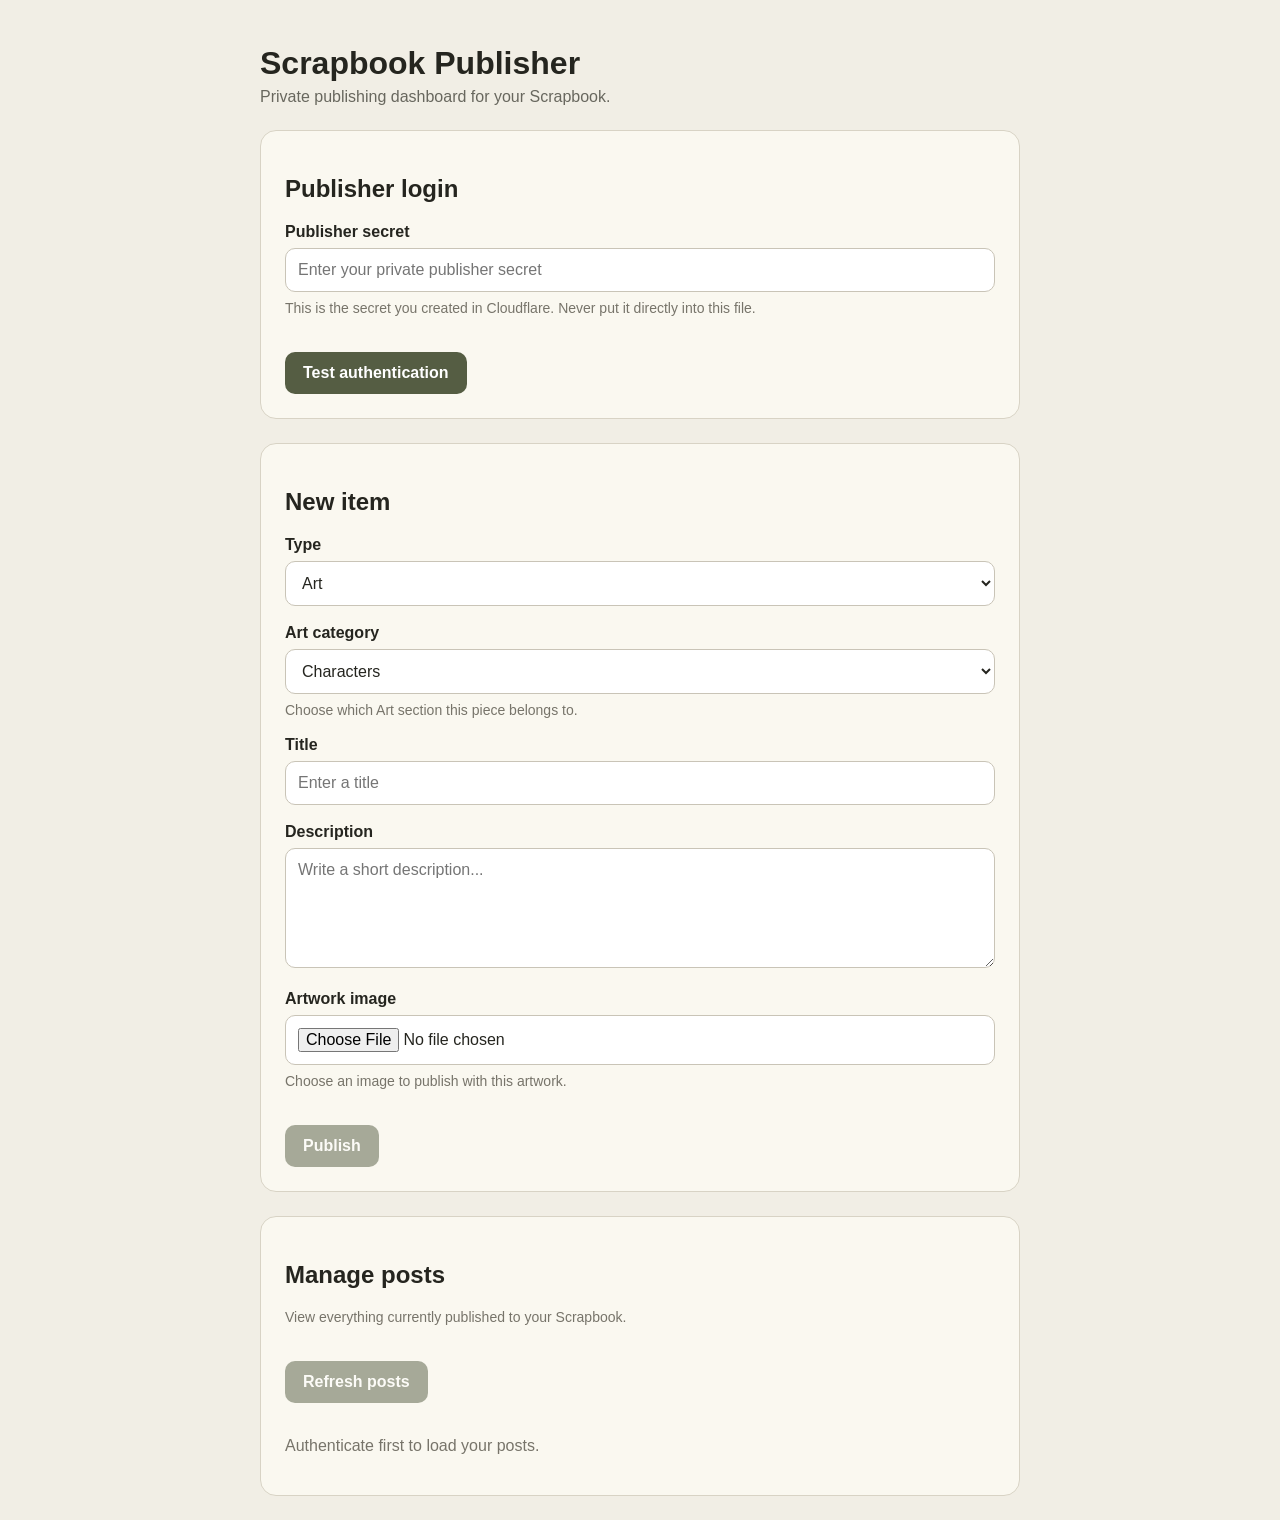
<file: publisher/index.html>
<!DOCTYPE html>
<html lang="en">
<head>
  <meta charset="UTF-8">
  <meta name="viewport" content="width=device-width, initial-scale=1.0">

  <title>Scrapbook Publisher</title>

  <style>
    * {
      box-sizing: border-box;
    }

    body {
      margin: 0;
      padding: 24px;
      background: #f1eee5;
      color: #25251f;
      font-family: Arial, sans-serif;
    }

    .publisher {
      width: min(760px, 100%);
      margin: 0 auto;
    }

    h1 {
      margin-bottom: 6px;
      font-size: 32px;
    }

    .subtitle {
      margin-top: 0;
      color: #68675e;
    }

    .card {
      margin-top: 24px;
      padding: 24px;
      background: #faf8f0;
      border: 1px solid #d8d3c5;
      border-radius: 16px;
    }

    label {
      display: block;
      margin: 18px 0 7px;
      font-weight: bold;
    }

    input,
    textarea,
    select {
      width: 100%;
      padding: 12px;
      border: 1px solid #c9c4b7;
      border-radius: 10px;
      background: white;
      color: #25251f;
      font: inherit;
    }

    textarea {
      min-height: 120px;
      resize: vertical;
    }

    button {
      margin-top: 22px;
      padding: 12px 18px;
      border: 0;
      border-radius: 10px;
      background: #555d43;
      color: white;
      font: inherit;
      font-weight: bold;
      cursor: pointer;
    }

    button:hover {
      opacity: 0.9;
    }

    button:disabled {
      opacity: 0.5;
      cursor: not-allowed;
    }

    #status {
      margin-top: 18px;
      padding: 12px;
      border-radius: 10px;
      display: none;
    }

    .hint {
      margin-top: 8px;
      color: #77746a;
      font-size: 14px;
    }

    .posts {
      margin-top: 18px;
      display: grid;
      gap: 14px;
    }

    .post {
      padding: 16px;
      background: white;
      border: 1px solid #d8d3c5;
      border-radius: 12px;
    }

    .post-image {
      width: 100%;
      max-height: 280px;
      object-fit: cover;
      display: block;
      margin-bottom: 14px;
      border-radius: 10px;
    }

    .post-label {
      margin: 0 0 6px;
      color: #77746a;
      font-size: 12px;
      font-weight: bold;
      letter-spacing: 0.08em;
      text-transform: uppercase;
    }

    .post h3 {
      margin: 0 0 6px;
    }

    .post-description {
      margin: 0;
      color: #68675e;
    }

    .post-actions {
      display: flex;
      justify-content: flex-end;
      margin-top: 14px;
    }

    .delete-button {
      margin-top: 0;
      background: #7a5145;
    }

    .empty {
      color: #77746a;
    }
  </style>
</head>

<body>

  <main class="publisher">

    <h1>Scrapbook Publisher</h1>

    <p class="subtitle">
      Private publishing dashboard for your Scrapbook.
    </p>


    <!-- =========================
         LOGIN
    ========================== -->

    <section class="card">

      <h2>Publisher login</h2>

      <label for="secret">
        Publisher secret
      </label>

      <input
        id="secret"
        type="password"
        placeholder="Enter your private publisher secret"
        autocomplete="off"
      >

      <p class="hint">
        This is the secret you created in Cloudflare. Never put it directly into this file.
      </p>

      <button id="testAuth">
        Test authentication
      </button>

      <div id="status"></div>

    </section>


    <!-- =========================
         NEW ITEM
    ========================== -->

    <section class="card">

      <h2>New item</h2>

      <label for="type">
        Type
      </label>

      <select id="type">
        <option value="art">Art</option>
        <option value="music">Music</option>
        <option value="games">Game</option>
        <option value="projects">Project</option>
      </select>


      <!-- ART CATEGORY -->

      <div id="artCategoryWrapper">

        <label for="artCategory">
          Art category
        </label>

        <select id="artCategory">

          <option value="characters">
            Characters
          </option>

          <option value="illustrations">
            Illustrations
          </option>

          <option value="sketches">
            Sketches
          </option>

          <option value="experiments">
            Experiments
          </option>

        </select>

        <p class="hint">
          Choose which Art section this piece belongs to.
        </p>

      </div>


      <label for="title">
        Title
      </label>

      <input
        id="title"
        type="text"
        placeholder="Enter a title"
      >


      <label for="description">
        Description
      </label>

      <textarea
        id="description"
        placeholder="Write a short description..."
      ></textarea>


      <label for="image">
        Artwork image
      </label>

      <input
        id="image"
        type="file"
        accept="image/*"
      >

      <p class="hint">
        Choose an image to publish with this artwork.
      </p>


      <button id="publish" disabled>
        Publish
      </button>

    </section>


    <!-- =========================
         MANAGE POSTS
    ========================== -->

    <section class="card">

      <h2>Manage posts</h2>

      <p class="hint">
        View everything currently published to your Scrapbook.
      </p>

      <button id="refreshPosts" disabled>
        Refresh posts
      </button>

      <div
        id="posts"
        class="posts"
      >
        <p class="empty">
          Authenticate first to load your posts.
        </p>
      </div>

    </section>

  </main>


  <script>

    const WORKER_URL =
      "https://scrapbook-publisherr.nidhinb1889.workers.dev";


    const secretInput =
      document.getElementById("secret");

    const testAuthButton =
      document.getElementById("testAuth");

    const publishButton =
      document.getElementById("publish");

    const refreshPostsButton =
      document.getElementById("refreshPosts");

    const imageInput =
      document.getElementById("image");

    const typeInput =
      document.getElementById("type");

    const artCategoryWrapper =
      document.getElementById("artCategoryWrapper");

    const artCategoryInput =
      document.getElementById("artCategory");

    const statusBox =
      document.getElementById("status");

    const postsContainer =
      document.getElementById("posts");


    let authenticated = false;


    // =========================
    // ART CATEGORY VISIBILITY
    // =========================

    function updateArtCategoryVisibility() {

      if (typeInput.value === "art") {

        artCategoryWrapper.style.display =
          "block";

      } else {

        artCategoryWrapper.style.display =
          "none";

      }

    }


    typeInput.addEventListener(
      "change",
      updateArtCategoryVisibility
    );


    updateArtCategoryVisibility();


    // =========================
    // STATUS
    // =========================

    function showStatus(
      message,
      success = false
    ) {

      statusBox.textContent =
        message;

      statusBox.style.display =
        "block";

      statusBox.style.background =
        success
          ? "#dfe8d5"
          : "#eee2d8";
    }


    // =========================
    // HTML ESCAPE
    // =========================

    function escapeHtml(value) {

      return String(value ?? "")
        .replace(/&/g, "&amp;")
        .replace(/</g, "&lt;")
        .replace(/>/g, "&gt;")
        .replace(/"/g, "&quot;")
        .replace(/'/g, "&#039;");
    }


    // =========================
    // GET SECRET
    // =========================

    function getSecret() {

      return secretInput.value.trim();
    }


    // =========================
    // AUTHENTICATION
    // =========================

    testAuthButton.addEventListener(
      "click",
      async () => {

        const secret =
          getSecret();


        if (!secret) {

          showStatus(
            "Enter your publisher secret first."
          );

          return;
        }


        testAuthButton.disabled =
          true;

        showStatus(
          "Checking..."
        );


        try {

          const response =
            await fetch(
              WORKER_URL + "/auth-test",
              {
                method: "POST",

                headers: {
                  "Authorization":
                    "Bearer " + secret
                }
              }
            );


          let data = {};

          try {
            data = await response.json();
          } catch {
            data = {};
          }


          if (!response.ok) {

            authenticated =
              false;

            publishButton.disabled =
              true;

            refreshPostsButton.disabled =
              true;

            showStatus(
              data.error ||
              "Authentication failed."
            );

            return;
          }


          authenticated =
            true;

          publishButton.disabled =
            false;

          refreshPostsButton.disabled =
            false;


          showStatus(
            "Authentication successful! 🔐",
            true
          );


          await loadPosts();


        } catch (error) {

          console.error(
            "Authentication error:",
            error
          );

          authenticated =
            false;

          publishButton.disabled =
            true;

          refreshPostsButton.disabled =
            true;

          showStatus(
            "Could not connect to the publisher."
          );

        } finally {

          testAuthButton.disabled =
            false;
        }

      }
    );


    // =========================
    // IMAGE → BASE64
    // =========================

    async function fileToBase64(file) {

      const buffer =
        await file.arrayBuffer();

      const bytes =
        new Uint8Array(buffer);

      let binary = "";

      const chunkSize =
        0x8000;


      for (
        let i = 0;
        i < bytes.length;
        i += chunkSize
      ) {

        binary +=
          String.fromCharCode(
            ...bytes.subarray(
              i,
              i + chunkSize
            )
          );
      }


      return btoa(binary);
    }


    // =========================
    // PUBLISH
    // =========================

    publishButton.addEventListener(
      "click",
      async () => {

        if (!authenticated) {

          showStatus(
            "Authenticate first."
          );

          return;
        }


        const secret =
          getSecret();

        const type =
          typeInput.value;

        const category =
          type === "art"
            ? artCategoryInput.value
            : null;

        const title =
          document.getElementById(
            "title"
          ).value.trim();

        const description =
          document.getElementById(
            "description"
          ).value.trim();

        const imageFile =
          imageInput.files[0];


        if (!title) {

          showStatus(
            "Enter a title first."
          );

          return;
        }


        publishButton.disabled =
          true;

        showStatus(
          "Publishing..."
        );


        try {

          let image =
            null;


          if (imageFile) {

            showStatus(
              "Preparing image..."
            );


            image = {

              name:
                imageFile.name,

              data:
                await fileToBase64(
                  imageFile
                )

            };
          }


          showStatus(
            "Uploading and publishing..."
          );


          const response =
            await fetch(
              WORKER_URL + "/publish",
              {
                method: "POST",

                headers: {

                  "Authorization":
                    "Bearer " + secret,

                  "Content-Type":
                    "application/json"

                },

                body:
                  JSON.stringify({

                    type,

                    category,

                    title,

                    description,

                    image

                  })
              }
            );


          let data = {};

          try {
            data = await response.json();
          } catch {
            data = {};
          }


          if (!response.ok) {

            showStatus(
              data.error ||
              data.message ||
              "Publishing failed."
            );

            return;
          }


          showStatus(
            "Published successfully! 🚀",
            true
          );


          document.getElementById(
            "title"
          ).value = "";


          document.getElementById(
            "description"
          ).value = "";


          imageInput.value =
            "";


          await loadPosts();


        } catch (error) {

          console.error(
            "Publish error:",
            error
          );

          showStatus(
            "Could not connect to the publisher."
          );

        } finally {

          publishButton.disabled =
            false;
        }

      }
    );


    // =========================
    // LOAD POSTS
    // =========================

    async function loadPosts() {

      if (!authenticated) {
        return;
      }


      postsContainer.innerHTML =
        "<p class='empty'>Loading posts...</p>";


      try {

        const secret =
          getSecret();


        if (!secret) {

          throw new Error(
            "Publisher secret is missing."
          );
        }


        const response =
          await fetch(
            WORKER_URL + "/content",
            {
              method: "POST",

              headers: {
                "Authorization":
                  "Bearer " + secret
              }
            }
          );


        const responseText =
          await response.text();


        let data;

        try {

          data =
            JSON.parse(
              responseText
            );

        } catch {

          throw new Error(
            "The publisher returned an invalid response."
          );
        }


        if (!response.ok) {

          throw new Error(
            data.error ||
            data.message ||
            `Server returned ${response.status}.`
          );
        }


        if (
          !data ||
          typeof data !== "object" ||
          Array.isArray(data)
        ) {

          throw new Error(
            "Invalid content data received."
          );
        }


        const allPosts = [];


        for (const type of [
          "art",
          "music",
          "games",
          "projects"
        ]) {

          const items =
            Array.isArray(data[type])
              ? data[type]
              : [];


          items.forEach(item => {

            if (
              !item ||
              typeof item !== "object"
            ) {
              return;
            }


            allPosts.push({
              ...item,
              displayType: type
            });

          });

        }


        allPosts.sort(
          (a, b) => {

            const dateA =
              new Date(a.date).getTime();

            const dateB =
              new Date(b.date).getTime();

            return (
              (Number.isFinite(dateB)
                ? dateB
                : 0) -
              (Number.isFinite(dateA)
                ? dateA
                : 0)
            );

          }
        );


        if (allPosts.length === 0) {

          postsContainer.innerHTML =
            "<p class='empty'>No published posts yet.</p>";

          return;
        }


        postsContainer.innerHTML =
          allPosts.map(item => {

            let date =
              "Unknown date";


            const parsedDate =
              new Date(item.date);


            if (
              item.date &&
              !isNaN(parsedDate.getTime())
            ) {

              date =
                parsedDate.toLocaleDateString(
                  undefined,
                  {
                    year: "numeric",
                    month: "short",
                    day: "numeric"
                  }
                );
            }


            const imageHtml =
              item.image
                ? `
                    <img
                      class="post-image"
                      src="../${escapeHtml(item.image)}"
                      alt="${escapeHtml(item.title || "Artwork")}"
                      loading="lazy"
                    >
                  `
                : "";


            const categoryHtml =
              item.displayType === "art" &&
              item.category
                ? ` / ${escapeHtml(item.category)}`
                : "";


            return `
              <article class="post">

                ${imageHtml}

                <p class="post-label">
                  ${escapeHtml(item.displayType)}
                  ${categoryHtml}
                  / ${escapeHtml(date)}
                </p>

                <h3>
                  ${escapeHtml(
                    item.title || "Untitled"
                  )}
                </h3>

                <p class="post-description">
                  ${escapeHtml(
                    item.description || ""
                  )}
                </p>

                <div class="post-actions">

                  <button
                    class="delete-button"
                    data-id="${escapeHtml(item.id || "")}"
                    data-title="${escapeHtml(item.title || "Untitled")}"
                  >
                    Delete
                  </button>

                </div>

              </article>
            `;

          }).join("");


        document
          .querySelectorAll(
            ".delete-button"
          )
          .forEach(button => {

            button.addEventListener(
              "click",
              () => {

                const id =
                  button.dataset.id;

                const title =
                  button.dataset.title;


                if (!id) {

                  showStatus(
                    "This post has no valid ID."
                  );

                  return;
                }


                deletePost(
                  id,
                  title
                );

              }
            );

          });


      } catch (error) {

        console.error(
          "Load posts error:",
          error
        );


        postsContainer.innerHTML =
          `
            <p class="empty">
              Could not load posts.<br>
              <small>${escapeHtml(error.message)}</small>
            </p>
          `;

      }

    }


    // =========================
    // REFRESH POSTS
    // =========================

    refreshPostsButton.addEventListener(
      "click",
      async () => {

        if (!authenticated) {
          return;
        }

        refreshPostsButton.disabled =
          true;

        try {

          await loadPosts();

        } finally {

          refreshPostsButton.disabled =
            false;
        }

      }
    );


    // =========================
    // DELETE POST
    // =========================

    async function deletePost(
      id,
      title
    ) {

      if (!authenticated) {

        showStatus(
          "Authenticate first."
        );

        return;
      }


      const confirmed =
        confirm(
          `Delete "${title}"?\n\nThis will permanently remove the post and its uploaded image, if it has one.`
        );


      if (!confirmed) {
        return;
      }


      showStatus(
        `Deleting "${title}"...`
      );


      try {

        const response =
          await fetch(
            WORKER_URL + "/delete",
            {
              method: "POST",

              headers: {

                "Authorization":
                  "Bearer " +
                  getSecret(),

                "Content-Type":
                  "application/json"

              },

              body:
                JSON.stringify({
                  id
                })
            }
          );


        let data = {};

        try {
          data =
            await response.json();
        } catch {
          data = {};
        }


        if (!response.ok) {

          showStatus(
            data.error ||
            data.message ||
            "Delete failed."
          );

          return;
        }


        showStatus(
          `"${title}" deleted successfully! 🗑️`,
          true
        );


        await loadPosts();


      } catch (error) {

        console.error(
          "Delete error:",
          error
        );

        showStatus(
          "Could not connect to the publisher."
        );

      }

    }

  </script>

</body>
</html>
</file>
<file: style.css>
@import url('https://fonts.googleapis.com/css2?family=DM+Mono:wght@400;500&family=Playfair+Display:wght@500;600;700;800&display=swap');  
  
  
/* ========================================  
   SCRAPBOOK — GLOBAL  
======================================== */  
  
:root {  
    --paper: #e9e3d5;  
    --paper-light: #f2eee4;  
    --sage: #65715b;  
    --sage-light: #bfc8b3;  
    --note: #d2c9aa;  
    --ink: #171714;  
    --muted: #66665d;  
    --dark: #20201c;  
    --white: #f7f4eb;  
}  
  
* {  
    margin: 0;  
    padding: 0;  
    box-sizing: border-box;  
}  
  
html {  
    background: var(--paper);  
    color: var(--ink);  
    overflow-x: hidden;  
    scroll-behavior: smooth;  
    color-scheme: light;  
}  
  
body {  
    background: var(--paper);  
    color: var(--ink);  
  
    font-family: "DM Mono", monospace;  
    line-height: 1.5;  
  
    overflow-x: hidden;  
  
    color-scheme: light;  
}  
  
a {  
    color: inherit;  
    text-decoration: none;  
}  
  
button {  
    font-family: inherit;  
}  
  
  
/* ========================================  
   PAPER TEXTURE  
======================================== */  
  
body::before {  
    content: "";  
  
    position: fixed;  
    inset: 0;  
  
    pointer-events: none;  
  
    z-index: 9990;  
  
    opacity: .035;  
  
    background-image:  
        radial-gradient(  
            rgba(0, 0, 0, .8) .6px,  
            transparent .6px  
        );  
  
    background-size: 5px 5px;  
}  
  
  
/* ========================================  
   PAGE ENTRANCE  
======================================== */  
  
@keyframes scrapbook-content-in {  
  
    from {  
        opacity: 0;  
        transform: translateY(14px);  
    }  
  
    to {  
        opacity: 1;  
        transform: translateY(0);  
    }  
}  
  
.motion-enabled.page-ready .page-main {  
    animation:  
        scrapbook-content-in  
        .28s  
        cubic-bezier(.22, .61, .36, 1)  
        both;  
}  
  
.motion-enabled.page-ready main:not(.page-main) {  
    animation:  
        scrapbook-content-in  
        .28s  
        cubic-bezier(.22, .61, .36, 1)  
        both;  
}  
  
.motion-enabled.page-ready footer {  
    animation:  
        scrapbook-content-in  
        .32s  
        .03s  
        cubic-bezier(.22, .61, .36, 1)  
        both;  
}  
  
  
/* ========================================  
   HEADER  
======================================== */  
  
.site-header {  
    width: 100%;  
  
    padding: 20px 6vw;  
  
    display: flex;  
    align-items: center;  
    justify-content: space-between;  
  
    gap: 30px;  
  
    position: sticky;  
    top: 0;  
  
    z-index: 1000;  
  
    background:  
        rgba(233, 227, 213, .94);  
  
    backdrop-filter: blur(12px);  
    -webkit-backdrop-filter: blur(12px);  
  
    border-bottom:  
        1px solid rgba(23, 23, 20, .10);  
  
    box-shadow:  
        0 4px 18px rgba(23, 23, 20, .035);  
  
    transition:  
        padding .25s ease,  
        background .25s ease;  
}  
  
  
/* ========================================  
   LOGO  
======================================== */  
  
.logo {  
    display: inline-block;  
  
    font-family:  
        "Playfair Display",  
        serif;  
  
    font-size: 25px;  
  
    font-weight: 800;  
  
    letter-spacing: -1px;  
  
    line-height: 1;  
  
    white-space: nowrap;  
}  
  
.logo span {  
    color: var(--sage);  
}  
  
  
/* ========================================  
   NAVIGATION  
======================================== */  
  
nav {  
    display: flex;  
  
    align-items: center;  
  
    gap: clamp(18px, 3vw, 38px);  
}  
  
nav a {  
    position: relative;  
  
    display: inline-block;  
  
    font-size: 12px;  
  
    font-weight: 500;  
  
    text-transform: uppercase;  
  
    letter-spacing: 1.5px;  
  
    transition:  
        transform .2s ease,  
        opacity .2s ease;  
}  
  
nav a::after {  
    content: "";  
  
    position: absolute;  
  
    left: 0;  
    bottom: -6px;  
  
    width: 0;  
    height: 1px;  
  
    background:  
        var(--ink);  
  
    transition:  
        width .2s ease;  
}  
  
nav a:hover {  
    transform:  
        translateY(-1px);  
}  
  
nav a:hover::after {  
    width: 100%;  
}  
  
  
/* ========================================  
   MAIN  
======================================== */  
  
main {  
    width: min(1180px, 88vw);  
  
    margin: 0 auto;  
}  
  
  
/* ========================================  
   HOMEPAGE HERO  
======================================== */  
  
.hero {  
    min-height: 560px;  
  
    position: relative;  
  
    padding:  
        clamp(70px, 10vw, 125px)  
        5vw  
        80px;  
  
    display: flex;  
    flex-direction: column;  
    justify-content: center;  
  
    overflow: hidden;  
}  
  
.tape {  
    position: absolute;  
  
    background:  
        rgba(191, 200, 179, .72);  
  
    transform: rotate(-3deg);  
  
    box-shadow:  
        0 2px 5px rgba(0, 0, 0, .05);  
}  
  
.tape-hero {  
    width: 120px;  
    height: 28px;  
  
    top: 70px;  
    right: 11%;  
  
    transform:  
        rotate(7deg);  
}  
  
.eyebrow {  
    color: var(--muted);  
  
    font-size: 11px;  
  
    letter-spacing: 2px;  
  
    text-transform: uppercase;  
  
    margin-bottom: 24px;  
}  
  
.hero h1 {  
    font-family:  
        "Playfair Display",  
        serif;  
  
    font-size:  
        clamp(55px, 9vw, 112px);  
  
    line-height: .86;  
  
    font-weight: 800;  
  
    letter-spacing: -5px;  
  
    max-width: 900px;  
  
    position: relative;  
  
    z-index: 2;  
}  
  
.hero h1 span {  
    color: var(--sage);  
}  
  
.hero-text {  
    max-width: 500px;  
  
    margin-top: 38px;  
  
    color: var(--muted);  
  
    font-size: 13px;  
  
    line-height: 1.8;  
}  
  
.scribble {  
    margin-top: 30px;  
  
    font-family:  
        "Playfair Display",  
        serif;  
  
    font-size: 17px;  
  
    font-style: italic;  
  
    transform: rotate(-3deg);  
  
    width: fit-content;  
}  
  
  
/* ========================================  
   HOMEPAGE CATEGORY GRID  
======================================== */  
  
.categories {  
    display: grid;  
  
    grid-template-columns:  
        repeat(2, minmax(0, 1fr));  
  
    gap: 28px;  
  
    padding:  
        40px 0  
        100px;  
}  
  
  
/* ========================================  
   SCRAPBOOK CARDS  
======================================== */  
  
.scrap-card {  
    min-height: 430px;  
  
    position: relative;  
  
    overflow: hidden;  
  
    border:  
        1px solid rgba(23, 23, 20, .14);  
  
    padding: 34px;  
  
    display: flex;  
  
    flex-direction: column;  
  
    justify-content: flex-end;  
  
    box-shadow:  
        0 8px 25px rgba(23, 23, 20, .05);  
  
    transition:  
        transform .35s cubic-bezier(.22, .61, .36, 1),  
        box-shadow .35s ease;  
}  
  
.scrap-card:hover {  
    transform:  
        translateY(-7px)  
        rotate(-.4deg);  
  
    box-shadow:  
        0 18px 40px rgba(23, 23, 20, .10);  
}  
  
.card-content {  
    position: relative;  
  
    z-index: 3;  
}  
  
.card-number {  
    display: block;  
  
    font-size: 10px;  
  
    letter-spacing: 2px;  
  
    color: var(--muted);  
  
    margin-bottom: 7px;  
}  
  
.scrap-card h2 {  
    font-family:  
        "Playfair Display",  
        serif;  
  
    font-size:  
        clamp(35px, 4vw, 54px);  
  
    line-height: .95;  
  
    letter-spacing: -2px;  
  
    margin-bottom: 15px;  
}  
  
.scrap-card p {  
    max-width: 390px;  
  
    color: var(--muted);  
  
    font-size: 11px;  
  
    line-height: 1.7;  
}  
  
.card-link {  
    display: inline-block;  
  
    margin-top: 23px;  
  
    font-size: 10px;  
  
    letter-spacing: 1.4px;  
  
    text-transform: uppercase;  
  
    border-bottom:  
        1px solid var(--ink);  
  
    padding-bottom: 4px;  
  
    transition:  
        transform .25s ease,  
        opacity .25s ease;  
}  
  
.scrap-card:hover .card-link {  
    transform:  
        translateX(6px);  
  
    opacity: .65;  
}  
  
  
/* ========================================  
   MUSIC CARD  
======================================== */  
  
.music-card {  
    background:  
        var(--paper-light);  
  
    transform:  
        rotate(-1deg);  
}  
  
.card-tape {  
    position: absolute;  
  
    top: 20px;  
    left: 50%;  
  
    width: 115px;  
    height: 28px;  
  
    transform:  
        translateX(-50%)  
        rotate(-2deg);  
  
    background:  
        rgba(191, 200, 179, .72);  
  
    z-index: 5;  
}  
  
.vinyl {  
    position: absolute;  
  
    width: 250px;  
    height: 250px;  
  
    border-radius: 50%;  
  
    right: -45px;  
    top: 35px;  
  
    background:  
        repeating-radial-gradient(  
            circle,  
            #171714 0px,  
            #171714 3px,  
            #252520 4px,  
            #171714 6px  
        );  
  
    box-shadow:  
        0 15px 35px rgba(0, 0, 0, .15);  
}  
  
.vinyl::before {  
    content: "";  
  
    position: absolute;  
  
    inset: 18px;  
  
    border-radius: 50%;  
  
    border:  
        1px solid  
        rgba(255, 255, 255, .08);  
}  
  
.vinyl-label {  
    position: absolute;  
  
    width: 82px;  
    height: 82px;  
  
    border-radius: 50%;  
  
    top: 50%;  
    left: 50%;  
  
    transform:  
        translate(-50%, -50%);  
  
    background:  
        var(--sage);  
}  
  
.vinyl-label::after {  
    content: "";  
  
    position: absolute;  
  
    width: 9px;  
    height: 9px;  
  
    border-radius: 50%;  
  
    background:  
        var(--paper);  
  
    top: 50%;  
    left: 50%;  
  
    transform:  
        translate(-50%, -50%);  
}  
  
  
/* ========================================  
   GAMES CARD  
======================================== */  
  
.games-card {  
    background:  
        #d7d3c7;  
  
    transform:  
        rotate(1deg);  
}  
  
.photo-placeholder {  
    position: absolute;  
  
    top: 32px;  
    left: 32px;  
    right: 32px;  
  
    height: 220px;  
  
    display: flex;  
  
    align-items: center;  
    justify-content: center;  
  
    background:  
        linear-gradient(  
            135deg,  
            #6b7064,  
            #353833  
        );  
  
    border:  
        8px solid var(--white);  
  
    box-shadow:  
        0 8px 18px rgba(0, 0, 0, .13);  
  
    transform:  
        rotate(-1.5deg);  
}  
  
.photo-placeholder span {  
    color:  
        var(--white);  
  
    text-align: center;  
  
    font-size: 12px;  
  
    line-height: 1.7;  
  
    letter-spacing: 2px;  
}  
  
  
/* ========================================  
   ART CARD  
======================================== */  
  
.art-card {  
    background:  
        #d9dfd2;  
  
    transform:  
        rotate(.7deg);  
}  
  
.art-paper {  
    position: absolute;  
  
    width: 230px;  
    height: 220px;  
  
    top: 30px;  
    left: 40px;  
  
    background:  
        var(--paper-light);  
  
    transform:  
        rotate(-4deg);  
  
    box-shadow:  
        0 10px 25px rgba(0, 0, 0, .09);  
  
    display: flex;  
  
    align-items: center;  
    justify-content: center;  
  
    gap: 30px;  
}  
  
.art-paper span {  
    font-family:  
        "Playfair Display",  
        serif;  
  
    font-size: 42px;  
  
    color:  
        var(--sage);  
}  
  
.art-paper span:nth-child(2) {  
    transform:  
        translateY(-25px)  
        rotate(8deg);  
}  
  
.art-paper span:nth-child(3) {  
    transform:  
        translateY(22px)  
        rotate(-12deg);  
}  
  
  
/* ========================================  
   PROJECTS CARD  
======================================== */  
  
.projects-card {  
    background:  
        #ded7c4;  
  
    transform:  
        rotate(-.6deg);  
}  
  
.note-paper {  
    position: absolute;  
  
    width: 245px;  
    min-height: 205px;  
  
    top: 28px;  
    right: 38px;  
  
    padding:  
        35px 28px;  
  
    background:  
        #efe7c9;  
  
    transform:  
        rotate(4deg);  
  
    box-shadow:  
        0 10px 25px rgba(0, 0, 0, .09);  
}  
  
.note-paper::before,  
.note-paper::after {  
    content: "";  
  
    position: absolute;  
  
    width: 48px;  
    height: 18px;  
  
    background:  
        rgba(191, 200, 179, .72);  
}  
  
.note-paper::before {  
    top: -8px;  
    left: 50px;  
  
    transform:  
        rotate(-8deg);  
}  
  
.note-paper::after {  
    bottom: -7px;  
    right: 35px;  
  
    transform:  
        rotate(-6deg);  
}  
  
.note-paper p {  
    font-family:  
        "Playfair Display",  
        serif;  
  
    color:  
        var(--ink);  
  
    font-size: 22px;  
  
    line-height: 1.15;  
}  
  
  
/* ========================================  
   CURRENTLY  
======================================== */  
  
.currently {  
    padding:  
        30px 0  
        100px;  
}  
  
.currently-title {  
    display: flex;  
  
    align-items: center;  
  
    gap: 13px;  
  
    margin-bottom: 30px;  
}  
  
.currently-title span {  
    color:  
        var(--sage);  
  
    font-size: 18px;  
}  
  
.currently-title h2 {  
    font-family:  
        "Playfair Display",  
        serif;  
  
    font-size: 31px;  
  
    letter-spacing: -1px;  
}  
  
.currently-list {  
    display: grid;  
  
    grid-template-columns:  
        repeat(3, minmax(0, 1fr));  
  
    border-top:  
        1px solid  
        rgba(23, 23, 20, .18);  
}  
  
.current-item {  
    padding:  
        25px 20px;  
  
    border-bottom:  
        1px solid  
        rgba(23, 23, 20, .18);  
}  
  
.current-item + .current-item {  
    border-left:  
        1px solid  
        rgba(23, 23, 20, .18);  
}  
  
.current-item span {  
    display: block;  
  
    font-size: 9px;  
  
    letter-spacing: 2px;  
  
    color:  
        var(--muted);  
  
    margin-bottom: 9px;  
}  
  
.current-item strong {  
    font-family:  
        "Playfair Display",  
        serif;  
  
    font-size: 18px;  
  
    font-weight: 600;  
}  
  
  
/* ========================================  
   LITTLE NOTE  
======================================== */  
  
.little-note {  
    display: flex;  
  
    justify-content: center;  
  
    padding:  
        20px 0  
        110px;  
}  
  
.note {  
    position: relative;  
  
    width:  
        min(430px, 90%);  
  
    padding:  
        35px 40px;  
  
    background:  
        var(--note);  
  
    transform:  
        rotate(-2deg);  
  
    box-shadow:  
        0 10px 25px  
        rgba(0, 0, 0, .08);  
}  
  
.note .pin {  
    position: absolute;  
  
    top: -11px;  
    left: 50%;  
  
    transform:  
        translateX(-50%);  
  
    font-size: 17px;  
  
    color:  
        var(--sage);  
}  
  
.note p {  
    font-family:  
        "Playfair Display",  
        serif;  
  
    font-size: 21px;  
  
    line-height: 1.25;  
}  
  
.note small {  
    display: block;  
  
    margin-top: 17px;  
  
    font-size: 10px;  
  
    letter-spacing: 1px;  
  
    color:  
        var(--muted);  
}  
  
  
/* ========================================  
   FOOTER  
======================================== */  
  
footer {  
    border-top:  
        1px solid  
        rgba(23, 23, 20, .16);  
  
    width:  
        min(1180px, 88vw);  
  
    margin:  
        0 auto;  
  
    padding:  
        45px 0  
        55px;  
  
    display: grid;  
  
    grid-template-columns:  
        1fr auto;  
  
    gap:  
        12px 30px;  
  
    align-items: center;  
}  
  
.footer-logo {  
    font-family:  
        "Playfair Display",  
        serif;  
  
    font-size: 24px;  
  
    font-weight: 800;  
}  
  
.footer-logo span {  
    color:  
        var(--sage);  
}  
  
footer > p {  
    font-size: 10px;  
  
    color:  
        var(--muted);  
}  
  
.footer-links {  
    display: flex;  
  
    gap: 22px;  
}  
  
.footer-links a {  
    font-size: 10px;  
  
    text-transform: uppercase;  
  
    letter-spacing: 1.3px;  
  
    transition:  
        opacity .2s ease;  
}  
  
.footer-links a:hover {  
    opacity: .5;  
}  
  
.copyright {  
    grid-column:  
        1 / -1;  
  
    margin-top: 12px;  
}  
  
  
/* ========================================  
   SUBPAGES  
======================================== */  
  
.page-main {  
    width:  
        min(1080px, 88vw);  
  
    margin:  
        0 auto;  
  
    padding-bottom:  
        100px;  
}  
  
  
/* ========================================  
   SUBPAGE HERO  
======================================== */  
  
.page-hero {  
    position: relative;  
  
    padding:  
        clamp(65px, 9vw, 105px)  
        0  
        70px;  
  
    border-bottom:  
        1px solid  
        rgba(23, 23, 20, .16);  
}  
  
.page-label {  
    font-size: 10px;  
  
    letter-spacing: 2.5px;  
  
    color:  
        var(--sage);  
  
    text-transform: uppercase;  
  
    margin-bottom: 18px;  
}  
  
.page-title {  
    font-family:  
        "Playfair Display",  
        serif;  
  
    font-size:  
        clamp(58px, 10vw, 110px);  
  
    line-height: .9;  
  
    letter-spacing: -5px;  
  
    font-weight: 800;  
  
    margin-bottom: 30px;  
}  
  
.page-intro {  
    max-width: 680px;  
  
    font-size:  
        clamp(14px, 1.7vw, 18px);  
  
    line-height: 1.8;  
  
    color:  
        var(--muted);  
}  
  
  
/* ========================================  
   BACK TO SCRAPBOOK  
======================================== */  
  
.back-scrapbook {  
    display: inline-block;  
  
    margin-top: 32px;  
  
    padding-bottom: 6px;  
  
    border-bottom:  
        1px solid var(--ink);  
  
    font-size: 10px;  
  
    letter-spacing: 1.5px;  
  
    text-transform: uppercase;  
  
    transition:  
        transform .25s ease,  
        opacity .25s ease;  
}  
  
.back-scrapbook:hover {  
    transform:  
        translateX(-6px);  
  
    opacity: .55;  
}  
  
  
/* ========================================  
   PAPER BLOCK  
======================================== */  
  
.paper-block {  
    position: relative;  
  
    margin:  
        70px 0  
        45px;  
  
    padding: 45px;  
  
    background:  
        var(--paper-light);  
  
    border:  
        1px solid  
        rgba(23, 23, 20, .12);  
  
    box-shadow:  
        8px 10px 0  
        rgba(101, 113, 91, .10);  
  
    transform:  
        rotate(-.35deg);  
}  
  
.paper-block::before {  
    content: "";  
  
    position: absolute;  
  
    width: 100px;  
    height: 24px;  
  
    top: -11px;  
    left: 50%;  
  
    transform:  
        translateX(-50%)  
        rotate(-2deg);  
  
    background:  
        rgba(191, 200, 179, .72);  
}  
  
.paper-block h2 {  
    font-family:  
        "Playfair Display",  
        serif;  
  
    font-size:  
        clamp(30px, 5vw, 48px);  
  
    line-height: 1;  
  
    letter-spacing: -2px;  
  
    margin-bottom: 18px;  
}  
  
.paper-block > p {  
    max-width: 700px;  
  
    color:  
        var(--muted);  
  
    font-size: 12px;  
  
    line-height: 1.8;  
}  
  
  
/* ========================================  
   MUSIC PLAYER  
======================================== */  
  
.fake-player {  
    display: flex;  
  
    align-items: center;  
  
    gap: 18px;  
  
    margin-top: 32px;  
  
    padding:  
        17px 20px;  
  
    background:  
        var(--dark);  
  
    color:  
        var(--white);  
  
    transform:  
        rotate(.4deg);  
}  
  
.play-button {  
    width: 42px;  
    height: 42px;  
  
    flex-shrink: 0;  
  
    display: flex;  
  
    align-items: center;  
    justify-content: center;  
  
    border:  
        1px solid  
        rgba(247, 244, 235, .3);  
  
    border-radius: 50%;  
  
    background: transparent;  
  
    color: var(--white);  
  
    cursor: pointer;  
  
    font-size: 12px;  
  
    padding: 0;  
  
    transition:  
        background .2s ease,  
        transform .2s ease;  
}  
  
.play-button:hover {  
    background:  
        rgba(247, 244, 235, .10);  
  
    transform:  
        scale(1.05);  
}  
  
.play-button:active {  
    transform:  
        scale(.95);  
}  
  
.track-info {  
    display: flex;  
  
    flex-direction: column;  
  
    gap: 3px;  
  
    min-width: 0;  
}  
  
.track-info strong {  
    font-family:  
        "Playfair Display",  
        serif;  
  
    font-size: 16px;  
  
    white-space: nowrap;  
  
    overflow: hidden;  
  
    text-overflow: ellipsis;  
}  
  
.track-info span {  
    color:  
        rgba(247, 244, 235, .6);  
  
    font-size: 9px;  
  
    letter-spacing: 1px;  
}  
  
  
/* ========================================  
   MUSIC PROGRESS  
======================================== */  
  
.music-progress {  
    margin-top: 14px;  
}  
  
.music-progress input[type="range"] {  
    width: 100%;  
  
    height: 3px;  
  
    appearance: none;  
    -webkit-appearance: none;  
  
    background:  
        rgba(23, 23, 20, .18);  
  
    outline: none;  
  
    cursor: pointer;  
}  
  
.music-progress input[type="range"]::-webkit-slider-thumb {  
    appearance: none;  
    -webkit-appearance: none;  
  
    width: 11px;  
    height: 11px;  
  
    border: 0;  
  
    border-radius: 50%;  
  
    background:  
        var(--sage);  
  
    cursor: pointer;  
}  
  
.music-progress input[type="range"]::-moz-range-thumb {  
    width: 11px;  
    height: 11px;  
  
    border: 0;  
  
    border-radius: 50%;  
  
    background:  
        var(--sage);  
  
    cursor: pointer;  
}  
  
.music-time {  
    display: flex;  
  
    justify-content: space-between;  
  
    margin-top: 7px;  
  
    color:  
        var(--muted);  
  
    font-size: 9px;  
  
    letter-spacing: .5px;  
}  
  
  
/* ========================================  
   SUBPAGE CARD GRID  
======================================== */  
  
.page-grid {  
    display: grid;  
  
    grid-template-columns:  
        repeat(2, minmax(0, 1fr));  
  
    gap: 25px;  
  
    margin-top: 55px;  
}  
  
.page-card {  
    position: relative;  
  
    min-height: 210px;  
  
    padding: 35px;  
  
    background:  
        var(--paper-light);  
  
    border:  
        1px solid  
        rgba(23, 23, 20, .13);  
  
    box-shadow:  
        5px 7px 0  
        rgba(23, 23, 20, .035);  
  
    transition:  
        transform .3s ease,  
        box-shadow .3s ease;  
}  
  
.page-card:nth-child(1) {  
    transform:  
        rotate(-.7deg);  
}  
  
.page-card:nth-child(2) {  
    transform:  
        rotate(.7deg);  
}  
  
.page-card:nth-child(3) {  
    transform:  
        rotate(.5deg);  
}  
  
.page-card:nth-child(4) {  
    transform:  
        rotate(-.5deg);  
}  
  
.page-card:hover {  
    transform:  
        translateY(-5px)  
        rotate(0deg);  
  
    box-shadow:  
        8px 12px 0  
        rgba(23, 23, 20, .06);  
}  
  
.page-card h3 {  
    font-family:  
        "Playfair Display",  
        serif;  
  
    font-size: 28px;  
  
    line-height: 1;  
  
    letter-spacing: -1px;  
  
    margin-bottom: 15px;  
}  
  
.page-card p {  
    color:  
        var(--muted);  
  
    font-size: 11px;  
  
    line-height: 1.8;  
}  
  
  
/* ========================================  
   MOBILE  
======================================== */  
  
@media (max-width: 700px) {  
  
    .site-header {  
        position: sticky;  
  
        top: 0;  
  
        z-index: 1000;  
  
        width: 100%;  
  
        padding:  
            17px 6vw  
            15px;  
  
        display: flex;  
  
        align-items: center;  
  
        flex-direction: row;  
  
        gap: 10px;  
  
        background:  
            rgba(233, 227, 213, .96);  
  
        backdrop-filter:  
            blur(12px);  
  
        -webkit-backdrop-filter:  
            blur(12px);  
  
        border-bottom:  
            1px solid  
            rgba(23, 23, 20, .10);  
    }  
  
  
    .logo {  
        font-size: 21px;  
  
        flex-shrink: 0;  
    }  
  
  
    nav {  
        width: auto;  
  
        flex: 1;  
  
        justify-content: flex-end;  
  
        gap:  
            clamp(8px, 2.7vw, 15px);  
    }  
  
  
    nav a {  
        font-size: 8px;  
  
        letter-spacing: .8px;  
    }  
  
  
    nav a::after {  
        bottom: -5px;  
    }  
  
  
    main {  
        width: 88vw;  
    }  
  
  
    .hero {  
        min-height: 520px;  
  
        padding:  
            65px 0  
            65px;  
    }  
  
  
    .tape-hero {  
        top: 40px;  
  
        right: 2%;  
    }  
  
  
    .eyebrow {  
        font-size: 9px;  
  
        letter-spacing: 1.5px;  
  
        margin-bottom: 20px;  
    }  
  
  
    .hero h1 {  
        font-size:  
            clamp(48px, 14vw, 76px);  
  
        letter-spacing: -3px;  
    }  
  
  
    .hero-text {  
        font-size: 11px;  
  
        max-width: 340px;  
  
        margin-top: 30px;  
    }  
  
  
    .scribble {  
        font-size: 14px;  
    }  
  
  
    .categories {  
        grid-template-columns: 1fr;  
  
        gap: 30px;  
  
        padding:  
            20px 0  
            80px;  
    }  
  
  
    .scrap-card {  
        min-height: 440px;  
  
        padding: 28px;  
    }  
  
  
    .vinyl {  
        width: 205px;  
        height: 205px;  
  
        right: -45px;  
  
        top: 30px;  
    }  
  
  
    .vinyl-label {  
        width: 68px;  
        height: 68px;  
    }  
  
  
    .photo-placeholder {  
        top: 28px;  
  
        left: 28px;  
        right: 28px;  
  
        height: 220px;  
    }  
  
  
    .art-paper {  
        width: 205px;  
  
        height: 195px;  
  
        top: 30px;  
        left: 30px;  
    }  
  
  
    .note-paper {  
        width: 215px;  
  
        min-height: 190px;  
  
        top: 28px;  
        right: 25px;  
    }  
  
  
    .scrap-card h2 {  
        font-size: 42px;  
    }  
  
  
    .scrap-card p {  
        font-size: 10px;  
    }  
  
  
    .currently {  
        padding:  
            10px 0  
            75px;  
    }  
  
  
    .currently-title h2 {  
        font-size: 27px;  
    }  
  
  
    .currently-list {  
        grid-template-columns: 1fr;  
    }  
  
  
    .current-item + .current-item {  
        border-left: 0;  
    }  
  
  
    .current-item {  
        padding:  
            20px 5px;  
    }  
  
  
    .current-item strong {  
        font-size: 17px;  
    }  
  
  
    .little-note {  
        padding:  
            10px 0  
            90px;  
    }  
  
  
    .note {  
        width: 92%;  
  
        padding: 30px;  
    }  
  
  
    .note p {  
        font-size: 18px;  
    }  
  
  
    footer {  
        width: 88vw;  
  
        grid-template-columns: 1fr;  
  
        gap: 14px;  
  
        padding:  
            38px 0  
            45px;  
    }  
  
  
    .footer-links {  
        flex-wrap: wrap;  
  
        gap: 15px;  
    }  
  
  
    .copyright {  
        grid-column: auto;  
    }  
  
  
    /* ------------------------------------  
       SUBPAGES  
    ------------------------------------ */  
  
    .page-main {  
        width: 88vw;  
  
        padding-bottom: 65px;  
    }  
  
  
    .page-hero {  
        padding:  
            55px 0  
            48px;  
    }  
  
  
    .page-label {  
        font-size: 9px;  
  
        letter-spacing: 2px;  
  
        margin-bottom: 15px;  
    }  
  
  
    .page-title {  
        font-size:  
            clamp(52px, 16vw, 76px);  
  
        letter-spacing: -3px;  
  
        margin-bottom: 24px;  
    }  
  
  
    .page-intro {  
        font-size: 12px;  
  
        line-height: 1.8;  
    }  
  
  
    .back-scrapbook {  
        margin-top: 25px;  
  
        font-size: 9px;  
  
        letter-spacing: 1.2px;  
    }  
  
  
    .paper-block {  
        margin:  
            55px 0  
            35px;  
  
        padding:  
            32px 27px;  
    }  
  
  
    .paper-block::before {  
        width: 85px;  
  
        height: 21px;  
    }  
  
  
    .paper-block h2 {  
        font-size: 32px;  
  
        letter-spacing: -1.5px;  
    }  
  
  
    .paper-block > p {  
        font-size: 10px;  
  
        line-height: 1.8;  
    }  
  
  
    .fake-player {  
        margin-top: 25px;  
  
        padding:  
            14px 15px;  
  
        gap: 13px;  
    }  
  
  
    .play-button {  
        width: 37px;  
        height: 37px;  
  
        font-size: 10px;  
    }  
  
  
    .track-info strong {  
        font-size: 14px;  
    }  
  
  
    .track-info span {  
        font-size: 8px;  
    }  
  
  
    .music-progress {  
        margin-top: 12px;  
    }  
  
  
    .music-time {  
        font-size: 8px;  
    }  
  
  
    .page-grid {  
        grid-template-columns: 1fr;  
  
        gap: 22px;  
  
        margin-top: 45px;  
    }  
  
  
    .page-card {  
        min-height: 180px;  
  
        padding:  
            30px 27px;  
    }  
  
  
    .page-card h3 {  
        font-size: 25px;  
    }  
  
  
    .page-card p {  
        font-size: 10px;  
  
        line-height: 1.8;  
    }  
  
}  
  
  
/* ========================================  
   REDUCED MOTION  
======================================== */  
  
@media (prefers-reduced-motion: reduce) {  
  
    html {  
        scroll-behavior: auto;  
    }  
  
    *,  
    *::before,  
    *::after {  
        transition-duration:  
            .01ms !important;  
  
        animation-duration:  
            .01ms !important;  
  
        animation-iteration-count:  
            1 !important;  
    }  
  
    .motion-enabled.page-ready .page-main,  
    .motion-enabled.page-ready main:not(.page-main),  
    .motion-enabled.page-ready footer {  
        animation: none;  
    } 
}

/* ========================================
   MUSIC PLAYER — FIX ONLY
   Does not affect other pages
======================================== */

.music-player {
    width: 100%;
    margin-top: 32px;
    padding: 18px 20px 16px;

    display: block;

    background: var(--dark);
    color: var(--white);

    border: 1px solid rgba(247, 244, 235, .10);

    transform: rotate(.4deg);

    box-shadow:
        0 8px 20px rgba(0, 0, 0, .08);
}


/* TOP ROW */

.music-player-top {
    width: 100%;

    display: flex;
    align-items: center;

    gap: 16px;
}


/* PLAY BUTTON */

.music-player .play-button {
    width: 42px;
    height: 42px;

    flex-shrink: 0;

    display: flex;
    align-items: center;
    justify-content: center;

    padding: 0;

    border:
        1px solid
        rgba(247, 244, 235, .30);

    border-radius: 50%;

    background: transparent;

    color: var(--white);

    cursor: pointer;

    font-size: 12px;

    transition:
        background .2s ease,
        transform .2s ease;
}

.music-player .play-button:hover {
    background:
        rgba(247, 244, 235, .10);

    transform:
        scale(1.05);
}

.music-player .play-button:active {
    transform:
        scale(.95);
}


/* TRACK INFO */

.music-player .track-info {
    flex: 1;

    min-width: 0;

    display: flex;
    flex-direction: column;

    gap: 3px;
}

.music-player .track-info strong {
    display: block;

    font-family:
        "Playfair Display",
        serif;

    font-size: 16px;

    font-weight: 500;

    color: var(--white);

    white-space: nowrap;
    overflow: hidden;
    text-overflow: ellipsis;
}

.music-player .track-info span {
    color:
        rgba(247, 244, 235, .55);

    font-size: 9px;

    letter-spacing: 1px;
}


/* LITTLE MUSIC MARK */

.music-player .track-mark {
    flex-shrink: 0;

    color:
        rgba(247, 244, 235, .45);

    font-family:
        "Playfair Display",
        serif;

    font-size: 22px;
}


/* ========================================
   PROGRESS BAR
======================================== */

.music-player .music-progress {
    width: 100%;

    margin-top: 18px;
}

.music-player .music-progress input[type="range"] {
    width: 100%;
    height: 4px;

    display: block;

    margin: 0;
    padding: 0;

    appearance: none;
    -webkit-appearance: none;

    background:
        transparent;

    outline: none;

    cursor: pointer;
}


/* CHROME / ANDROID */

.music-player .music-progress
input[type="range"]::-webkit-slider-runnable-track {

    width: 100%;
    height: 4px;

    border-radius: 20px;

    background:
        rgba(247, 244, 235, .22);
}

.music-player .music-progress
input[type="range"]::-webkit-slider-thumb {

    appearance: none;
    -webkit-appearance: none;

    width: 11px;
    height: 11px;

    margin-top: -3.5px;

    border: 0;

    border-radius: 50%;

    background:
        var(--sage);

    cursor: pointer;
}


/* FIREFOX */

.music-player .music-progress
input[type="range"]::-moz-range-track {

    width: 100%;
    height: 4px;

    border-radius: 20px;

    background:
        rgba(247, 244, 235, .22);
}

.music-player .music-progress
input[type="range"]::-moz-range-progress {

    height: 4px;

    border-radius: 20px;

    background:
        var(--sage);
}

.music-player .music-progress
input[type="range"]::-moz-range-thumb {

    width: 11px;
    height: 11px;

    border: 0;

    border-radius: 50%;

    background:
        var(--sage);

    cursor: pointer;
}


/* TIME */

.music-player .music-time {
    width: 100%;

    display: flex;
    justify-content: space-between;

    margin-top: 7px;

    color:
        rgba(247, 244, 235, .45);

    font-size: 9px;

    letter-spacing: .5px;
}


/* ========================================
   MOBILE — MUSIC PLAYER ONLY
======================================== */

@media (max-width: 700px) {

    .music-player {
        width: 100%;

        margin-top: 25px;

        padding:
            15px 15px 14px;
    }

    .music-player-top {
        gap: 12px;
    }

    .music-player .play-button {
        width: 37px;
        height: 37px;

        font-size: 10px;
    }

    .music-player .track-info strong {
        font-size: 14px;
    }

    .music-player .track-info span {
        font-size: 8px;
    }

    .music-player .track-mark {
        font-size: 18px;
    }

    .music-player .music-progress {
        margin-top: 15px;
    }

    .music-player .music-time {
        font-size: 8px;
    }
/* ========================================
   MUSIC SLIDER — VISIBILITY FIX
   Position/layout intentionally unchanged
======================================== */

.music-player .music-progress input[type="range"] {
    appearance: none;
    -webkit-appearance: none;

    width: 100%;
    height: 5px;

    background: transparent;
    cursor: pointer;
    outline: none;
}


/* Chrome / Edge / Android */

.music-player .music-progress input[type="range"]::-webkit-slider-runnable-track {
    height: 5px;

    background: rgba(247, 244, 235, .35);

    border-radius: 999px;
}

.music-player .music-progress input[type="range"]::-webkit-slider-thumb {
    appearance: none;
    -webkit-appearance: none;

    width: 13px;
    height: 13px;

    margin-top: -4px;

    border-radius: 50%;
    border: 2px solid var(--dark);

    background: var(--white);

    box-shadow: 0 1px 4px rgba(0, 0, 0, .25);
}


/* Firefox */

.music-player .music-progress input[type="range"]::-moz-range-track {
    height: 5px;

    background: rgba(247, 244, 235, .35);

    border-radius: 999px;
}

.music-player .music-progress input[type="range"]::-moz-range-progress {
    height: 5px;

    background: var(--sage-light);

    border-radius: 999px;
}

.music-player .music-progress input[type="range"]::-moz-range-thumb {
    width: 13px;
    height: 13px;

    border-radius: 50%;
    border: 2px solid var(--dark);

    background: var(--white);

    box-shadow: 0 1px 4px rgba(0, 0, 0, .25);
}

/* ========================================
   ART — FEATURED IMAGE
   ART PAGE ONLY
======================================== */

.art-feature {
    overflow: hidden;
}

.artwork {
    position: relative;

    width: 100%;
    max-width: 700px;

    margin: 35px auto 0;
    padding: 10px;

    box-sizing: border-box;

    display: flex;
    justify-content: center;
    align-items: center;

    background: var(--white);
    border: 1px solid rgba(23, 23, 20, .15);

    box-shadow: 7px 8px 0 rgba(101, 113, 91, .10);

    transform: rotate(-.6deg);

    overflow: hidden;
}


/* Image automatically respects its
   natural dimensions and aspect ratio */

.artwork img {
    display: block;

    width: auto;
    height: auto;

    max-width: 100%;
    max-height: 560px;

    box-sizing: border-box;

    object-fit: contain;

    margin: 0 auto;

    border: 0;
    background: transparent;
}


/* Scrapbook tape */

.artwork::before {
    content: "";

    position: absolute;

    width: 90px;
    height: 20px;

    top: -9px;
    left: 50%;

    transform: translateX(-50%) rotate(2deg);

    background: rgba(191, 200, 179, .78);

    z-index: 2;
}


/* Caption */

.artwork-caption {
    display: flex;
    justify-content: space-between;
    align-items: baseline;

    width: 100%;
    max-width: 700px;

    margin: 18px auto 0;
}

.artwork-caption span {
    font-size: 9px;
    letter-spacing: 1.2px;
    color: var(--muted);
}

.artwork-caption strong {
    font-family: 'Playfair Display', serif;
    font-size: 18px;
    font-weight: 600;
    color: var(--ink);
}


/* Mobile */

@media (max-width: 700px) {

    .artwork {
        width: 100%;
        max-width: 100%;

        padding: 7px;

        transform: rotate(-.35deg);
    }

    .artwork img {
        width: auto;
        height: auto;

        max-width: 100%;
        max-height: 420px;

        margin: 0 auto;
    }

    .artwork-caption {
        flex-direction: column;
        align-items: flex-start;
        gap: 5px;
    }

}
</file>
